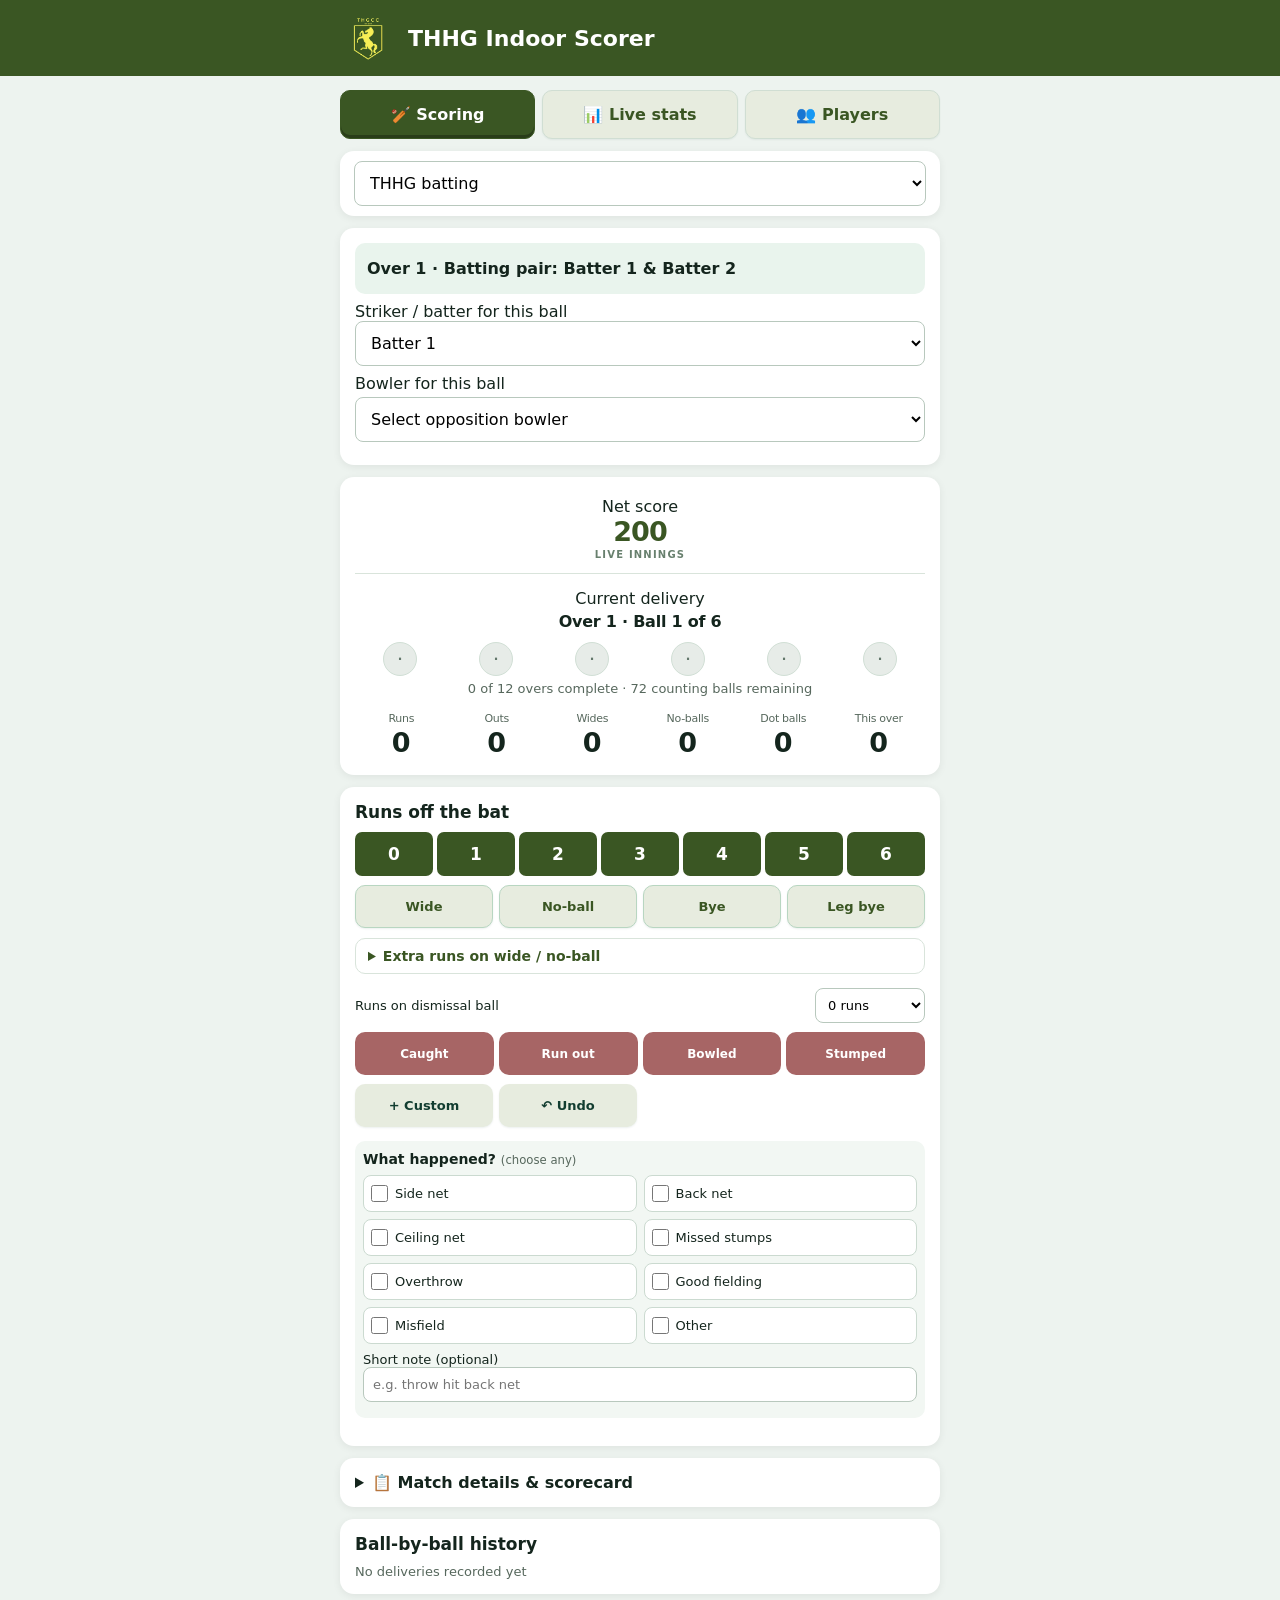
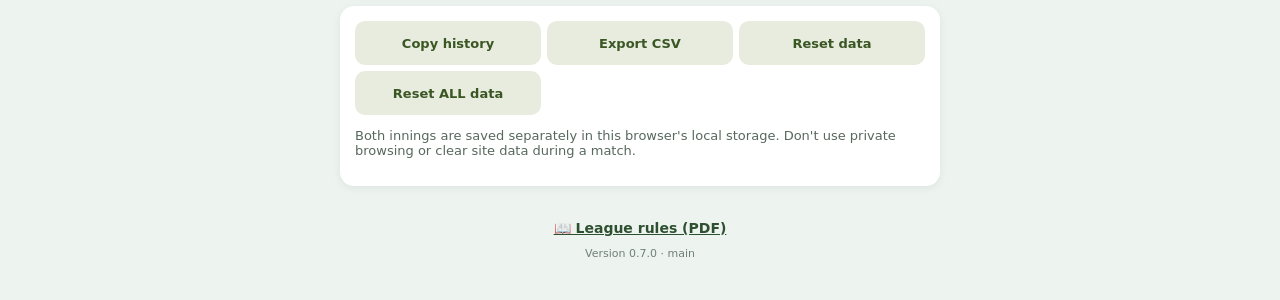
<file: index.html>
<!DOCTYPE html>
<html lang="en"><head><meta charset="utf-8"/><meta content="width=device-width,initial-scale=1,maximum-scale=1" name="viewport"/><meta content="#3a5623" name="theme-color"/><meta content="yes" name="apple-mobile-web-app-capable"/><meta content="default" name="apple-mobile-web-app-status-bar-style"/><meta content="THHG Scorer" name="apple-mobile-web-app-title"/><meta content="yes" name="mobile-web-app-capable"/><link href="./manifest.webmanifest" rel="manifest"/><link href="./icon-180.png" rel="apple-touch-icon"/><link href="./icon-192.png" rel="icon"/><title>THHG Indoor Scorer — Match Lineup</title><link href="./css/styles.css" rel="stylesheet"/></head><body><header><div class="header-inner"><img alt="THHG Cricket Club logo" class="club-logo" src="[data-uri]"/><h1>THHG Indoor Scorer</h1></div></header><main><nav aria-label="Scorer screens" class="screen-tabs"><button class="active" id="scoringTab" onclick="showScreen('scoring')">🏏 Scoring</button><button id="liveTab" onclick="showScreen('live')">📊 Live stats</button><button id="playersTab" onclick="showScreen('players')">👥 Players</button></nav><div id="playersScreen" style="display:none"><section class="card" id="orderSetup"><details id="orderDetails" open><summary style="cursor:pointer;font-weight:700">⚙️ Batting &amp; bowling order</summary><p class="muted">Set your batting pairs and bowling order before scoring. These are saved on this device.</p><h2>Six players</h2><div id="playerFields"><p class="muted">Loading player entry…</p></div><p id="appLoadError" role="alert" style="display:none;color:#9b1c1c;font-weight:700"></p><p class="muted">Enter six distinct names, then choose each player once in the batting pairs and bowling rotation.</p><div id="battingOrderFields"></div><div id="bowlingOrderFields"></div><div class="row"><button type="button" class="secondary" onclick="saveOrder()">Save order</button></div><p class="muted" id="orderStatus" role="status"></p></details></section><section class="card player-setup"><h2>Match setup</h2><p class="muted">Enter the fixture first, then add the opposition batters below.</p><label>Opposition team<input id="opponentName" placeholder="e.g. Sprotbrough" type="text"/></label><div class="player-setup-grid"><label>Match date<input id="matchDate" type="date"/></label><label>THHG playing as<select id="homeAway"><option value="home">Home</option><option value="away">Away</option></select></label></div><label>Venue<input id="matchVenue" readonly type="text" value="S20 The Boundary"/></label></section><section class="card player-setup"><h2>Opposition batting pairs</h2><p class="muted">Add six batters in batting order. Each pair bats for four overs.</p><div class="player-pair"><h3>Pair 1 <small>Overs 1–4</small></h3><div class="player-setup-grid"><label>Batter 1<input id="oppBatter1" placeholder="Name" type="text"/></label><label>Batter 2<input id="oppBatter2" placeholder="Name" type="text"/></label></div></div><div class="player-pair"><h3>Pair 2 <small>Overs 5–8</small></h3><div class="player-setup-grid"><label>Batter 3<input id="oppBatter3" placeholder="Name" type="text"/></label><label>Batter 4<input id="oppBatter4" placeholder="Name" type="text"/></label></div></div><div class="player-pair"><h3>Pair 3 <small>Overs 9–12</small></h3><div class="player-setup-grid"><label>Batter 5<input id="oppBatter5" placeholder="Name" type="text"/></label><label>Batter 6<input id="oppBatter6" placeholder="Name" type="text"/></label></div></div></section></div><div id="scoringScreen"><section class="card" style="padding:10px 14px"><select aria-label="Innings being scored" id="inningsSide" style="margin:0"><option value="THHG batting">THHG batting</option><option value="THHG bowling">THHG bowling</option></select></section><section class="card" id="lineup"><div id="lineupNow" style="background:#e9f4ed;border-radius:10px;padding:12px;font-weight:650;line-height:1.7"></div><label>Striker / batter for this ball<select id="striker"></select></label><label>Bowler for this ball<select id="bowler"></select><select id="oppositionBowler" style="display:none;margin-top:4px"></select><input autocomplete="off" id="newOppositionBowler" placeholder="New opposition bowler name" style="display:none;margin-top:4px" type="text"/></label></section><section class="card stats"><div class="stat score-primary"><span>Net score</span><b id="net">200</b><small class="scoreboard-caption">LIVE INNINGS</small></div><div class="stat delivery-stat"><span>Current delivery</span><b id="overs">Over 1 · Ball 1 of 6</b><div aria-label="Current over deliveries" class="over-balls" id="currentOverGraphic"></div><div id="finalOverIndicator" style="display:none;margin-top:7px"><span style="display:inline-block;background:#fff1c2;color:#725000;border-radius:6px;padding:3px 8px;font-weight:800;font-size:12px">FINAL OVER</span><div style="font-size:12px;margin:5px 0;color:#57685d">6 legal deliveries required</div><div id="finalOverDots" style="display:flex;gap:4px"></div></div><div id="overProgress" style="font-size:13px;color:#57685d;margin-top:5px">0 of 12 overs completed · 12 remaining</div></div><div class="stat minor-stat"><span>Runs</span><b id="runs">0</b></div><div class="stat minor-stat"><span>Outs</span><b id="wickets">0</b></div><div class="stat minor-stat"><span>Wides</span><b id="wides">0</b></div><div class="stat minor-stat"><span>No-balls</span><b id="noballs">0</b></div><div class="stat minor-stat"><span>Dot balls</span><b id="dots">0</b></div><div class="stat minor-stat"><span>This over</span><b id="thisOver">0</b></div></section><section class="card"><h2>Runs off the bat</h2><div class="buttons" id="runButtons"></div><div class="score-actions">
<div class="score-action"><button onclick="extra('wide')">Wide</button></div>
<div class="score-action"><button onclick="extra('noball')">No-ball</button></div>
<div class="score-action"><button onclick="extra('bye')">Bye</button></div>
<div class="score-action"><button onclick="extra('legbye')">Leg bye</button></div>
</div><details class="extra-options"><summary>Extra runs on wide / no-ball</summary><div class="extra-options-grid"><label>Completed runs<select id="completedRuns"><option value="0">0</option><option value="1">1 (+2)</option><option value="2">2 (+4)</option><option value="3">3 (+6)</option></select></label><label>No-ball bat runs<select id="noBallBatRuns"><option value="0">0</option><option value="1">1</option><option value="2">2</option><option value="3">3</option><option value="4">4</option><option value="5">5</option><option value="6">6</option></select></label></div><p class="muted">Only change these when batters complete runs or score off a no-ball. Both reset after scoring.</p></details><div class="dismissal-runs"><label for="wicketRuns">Runs on dismissal ball</label><select id="wicketRuns"><option value="0">0 runs</option><option value="1">1 run</option><option value="2">2 runs</option><option value="3">3 runs</option><option value="4">4 runs</option><option value="5">5 runs</option><option value="6">6 runs</option></select></div><div class="dismissal-row"><button onclick="wicket('Caught')">Caught</button><button onclick="wicket('Run out')">Run out</button><button onclick="wicket('Bowled')">Bowled</button><button onclick="wicket('Stumped')">Stumped</button></div><div class="score-actions">
<div class="score-action utility"><button onclick="custom()">+ Custom</button></div>
<div class="score-action utility"><button onclick="undo()">↶ Undo</button></div>
</div><div class="story"><div class="story-heading">What happened? <small>(choose any)</small></div><div class="story-choices"><label class="story-choice"><input name="storyChoice" type="checkbox" value="Side net"/><span>Side net</span></label><label class="story-choice"><input name="storyChoice" type="checkbox" value="Back net"/><span>Back net</span></label><label class="story-choice"><input name="storyChoice" type="checkbox" value="Ceiling net"/><span>Ceiling net</span></label><label class="story-choice"><input name="storyChoice" type="checkbox" value="Missed stumps"/><span>Missed stumps</span></label><label class="story-choice"><input name="storyChoice" type="checkbox" value="Overthrow"/><span>Overthrow</span></label><label class="story-choice"><input name="storyChoice" type="checkbox" value="Good fielding"/><span>Good fielding</span></label><label class="story-choice"><input name="storyChoice" type="checkbox" value="Misfield"/><span>Misfield</span></label><label class="story-choice"><input name="storyChoice" type="checkbox" value="Other"/><span>Other</span></label></div><label>Short note (optional)<input id="storyNote" placeholder="e.g. throw hit back net"/></label></div><p class="muted" id="notice"></p></section><details class="card"><summary style="cursor:pointer;font-weight:700">📋 Match details &amp; scorecard</summary><p class="muted">Edit match details in the Players tab.</p><h2 style="margin-top:15px">Over-by-over</h2><div class="log" id="overTable"></div><h2 style="margin-top:15px">Batters</h2><div class="log" id="batterTable"></div><h2 style="margin-top:15px">Bowlers</h2><div class="log" id="bowlerTable"></div><p class="muted">Batter runs are attributed to the selected striker. Enter opposition batter names in the Players tab, and select the correct batter before each delivery. Runs on wides, no-balls, byes and leg-byes are extras, not batter runs.</p></details><section class="card"><h2>Ball-by-ball history</h2><div class="log" id="history"></div></section><section class="card"><div class="row history-actions"><button class="secondary" onclick="copyBallHistory()">Copy history</button><button class="secondary" onclick="exportCsv()">Export CSV</button><button class="secondary" onclick="resetTestData()">Reset data</button><button class="secondary" onclick="resetAllData()">Reset ALL data</button></div><p class="muted">Both innings are saved separately in this browser's local storage. Don't use private browsing or clear site data during a match. </p></section></div><div id="liveScreen" style="display:none"><section class="card"><details><summary style="cursor:pointer;font-weight:750">🏆 Sunday 1 Nov · THHG v Sprotbrough</summary><p class="muted">Verified paper score totals, kept separate from the live match. Individual balls have not been reconstructed.</p><div class="sheet-result"><strong>THHG won by 39 net runs</strong><span>THHG (away) 282 · 97 runs · 3 wickets</span><span>Sprotbrough (home) 243 · 73 runs · 6 wickets</span><span>S20 The Boundary · 1 November 2026</span></div><div class="official-scroll"><table class="official-table"><thead><tr><th>Overs</th><th>THHG net</th><th>Sprotbrough net</th></tr></thead><tbody><tr><td>1–4</td><td>226</td><td>210</td></tr><tr><td>5–8</td><td>244</td><td>214</td></tr><tr><td>9–12</td><td>282</td><td>243</td></tr></tbody></table></div></details></section><section class="card"><h2>Live match stats</h2><div class="stat-grid" id="liveStatGrid"></div></section><section class="card"><h2>Current over</h2><div class="over-balls" id="liveOverBalls"></div></section><section class="card"><h2>Official-style scorecard</h2><p class="muted">Figures are calculated from recorded deliveries for the selected innings.</p><div id="matchResultSummary"></div><div id="officialMatchDetails"></div><div id="officialScorecard"></div><div id="officialBowlingStats"></div></section></div><div style="text-align:center;padding:20px 8px 26px"><a href="./SYW%26G%20Indoor%20Handbook%202026-27.pdf" target="_blank" rel="noopener" style="font-size:14px;font-weight:700;color:#2e5030;text-decoration:underline">📖 League rules (PDF)</a><div style="font-size:11px;color:#718075;margin-top:10px" id="appVersion">Version 0.7.0 · main</div></div></main><script>
window.addEventListener('error',function(e){var el=document.getElementById('appLoadError');if(el){el.style.display='block';el.textContent='App error: '+(e.message||'A script could not load')+' — please send a screenshot of this message.';}});
window.addEventListener('unhandledrejection',function(e){var el=document.getElementById('appLoadError');if(el){el.style.display='block';el.textContent='App error: '+String(e.reason||'Unexpected error');}});
window.addEventListener('load',function(){setTimeout(function(){if(document.querySelectorAll('[data-roster]').length!==6){var el=document.getElementById('appLoadError');if(el){el.style.display='block';el.textContent=el.textContent||'Player entry did not initialise. Please send a screenshot of this message.';}}},1000);});
</script><script src="./js/scoring.js?v=8"></script><script src="./js/players.js?v=8"></script><script src="./js/app.js?v=8"></script><script>if ("serviceWorker" in navigator && (location.protocol === "https:" || location.hostname === "localhost" || location.hostname === "127.0.0.1")) { window.addEventListener("load", () => navigator.serviceWorker.register("./service-worker.js").catch(() => {})); }</script></body></html>
</file>
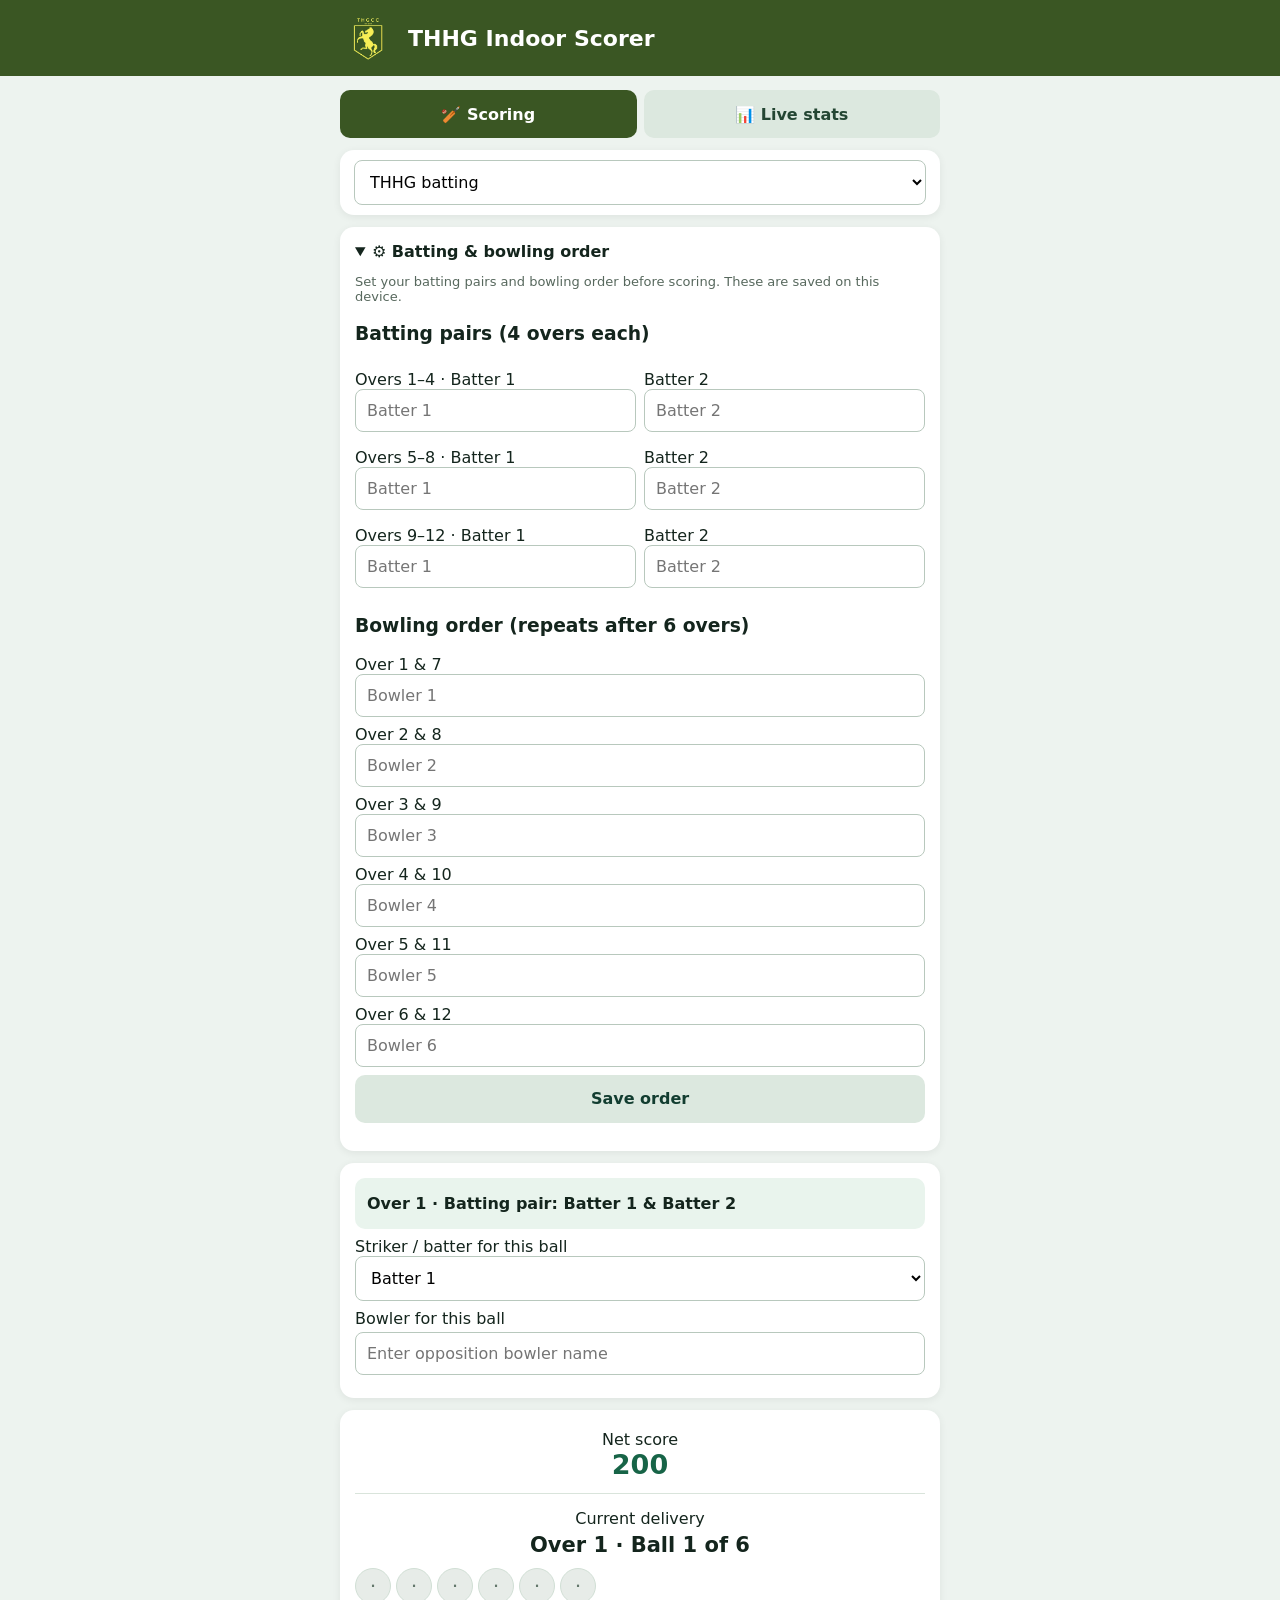
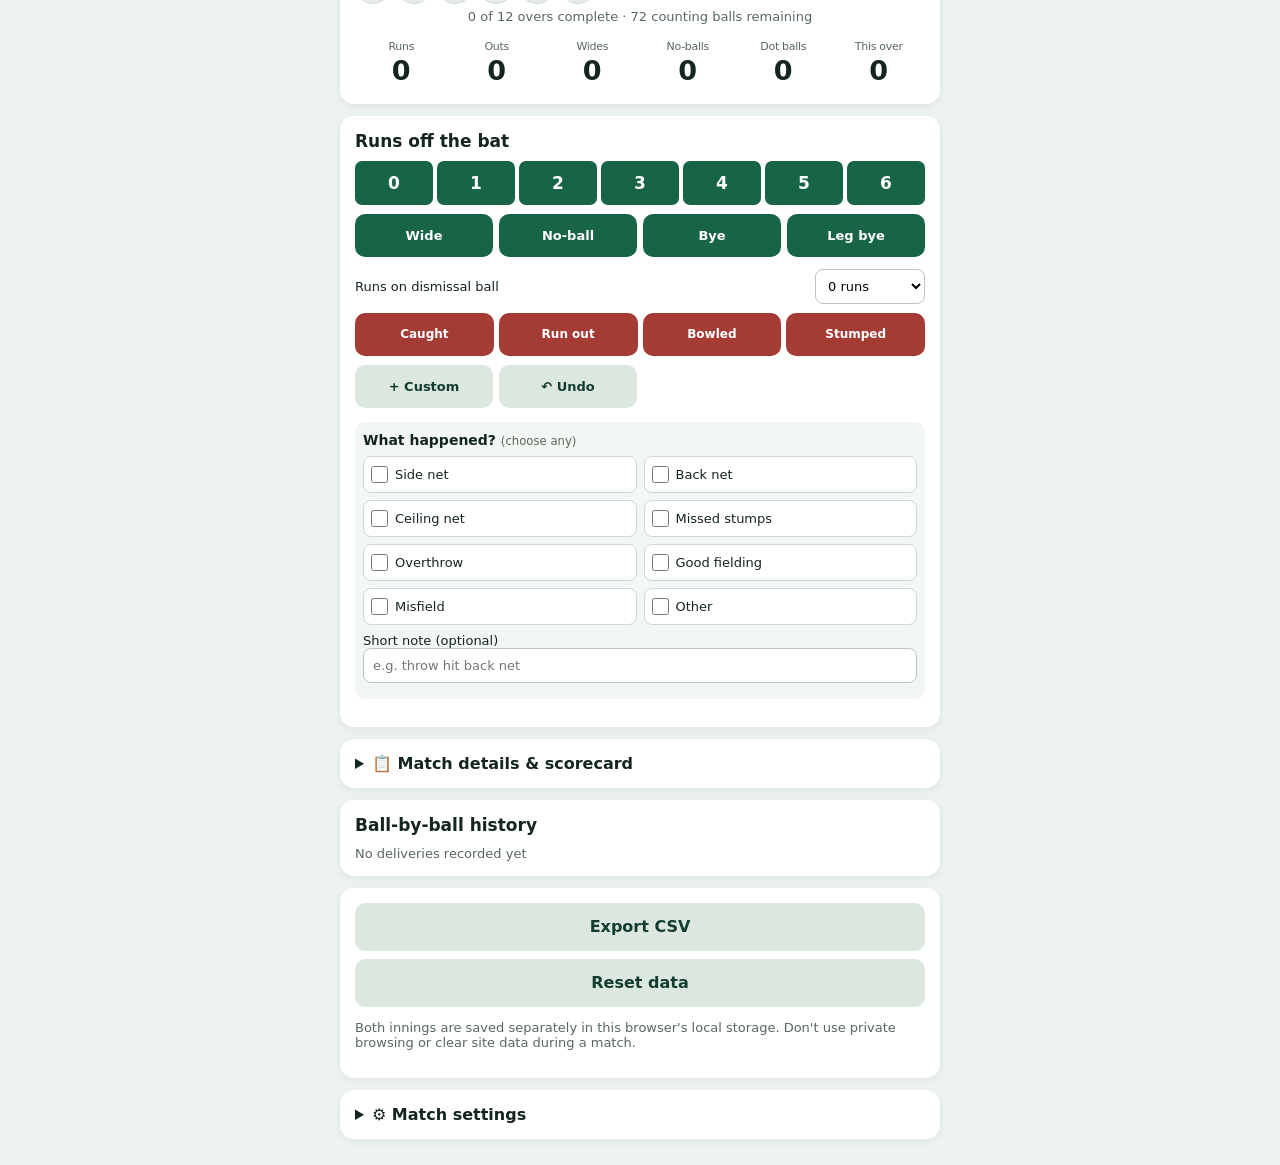
<file: previews/partnership-statistics/index.html>
<!DOCTYPE html>
<html lang="en"><head><meta charset="utf-8"/><meta content="width=device-width,initial-scale=1,maximum-scale=1" name="viewport"/><meta content="#3a5623" name="theme-color"/><meta content="yes" name="apple-mobile-web-app-capable"/><meta content="default" name="apple-mobile-web-app-status-bar-style"/><meta content="THHG Scorer" name="apple-mobile-web-app-title"/><meta content="yes" name="mobile-web-app-capable"/><link href="./manifest.webmanifest" rel="manifest"/><link href="./icon-180.png" rel="apple-touch-icon"/><link href="./icon-192.png" rel="icon"/><title>THHG Indoor Scorer — Match Lineup</title><link href="./css/styles.css" rel="stylesheet"/></head><body><header><div class="header-inner"><img alt="THHG Cricket Club logo" class="club-logo" src="[data-uri]"/><h1>THHG Indoor Scorer</h1></div></header><main><nav aria-label="Scorer screens" class="screen-tabs"><button class="active" id="scoringTab" onclick="showScreen('scoring')">🏏 Scoring</button><button id="liveTab" onclick="showScreen('live')">📊 Live stats</button></nav><div id="scoringScreen"><section class="card" style="padding:10px 14px"><select aria-label="Innings being scored" id="inningsSide" style="margin:0"><option value="THHG batting">THHG batting</option><option value="THHG bowling">THHG bowling</option></select></section><section class="card" id="orderSetup"><details id="orderDetails" open><summary style="cursor:pointer;font-weight:700">⚙️ Batting &amp; bowling order</summary><p class="muted">Set your batting pairs and bowling order before scoring. These are saved on this device.</p><div id="battingOrderFields"></div><div id="bowlingOrderFields"></div><div class="row"><button type="button" class="secondary" onclick="saveOrder()">Save order</button></div><p class="muted" id="orderStatus" role="status"></p></details></section><section class="card" id="lineup"><div id="lineupNow" style="background:#e9f4ed;border-radius:10px;padding:12px;font-weight:650;line-height:1.7"></div><label>Striker / batter for this ball<select id="striker"></select></label><label>Bowler for this ball<select id="bowler"></select><input autocomplete="off" id="oppositionBowler" placeholder="Enter opposition bowler name" style="display:none;margin-top:4px" type="text"/></label></section><section class="card stats"><div class="stat score-primary"><span>Net score</span><b id="net">200</b></div><div class="stat delivery-stat"><span>Current delivery</span><b id="overs">Over 1 · Ball 1 of 6</b><div aria-label="Current over deliveries" class="over-balls" id="currentOverGraphic"></div><div id="finalOverIndicator" style="display:none;margin-top:7px"><span style="display:inline-block;background:#fff1c2;color:#725000;border-radius:6px;padding:3px 8px;font-weight:800;font-size:12px">FINAL OVER</span><div style="font-size:12px;margin:5px 0;color:#57685d">6 legal deliveries required</div><div id="finalOverDots" style="display:flex;gap:4px"></div></div><div id="overProgress" style="font-size:13px;color:#57685d;margin-top:5px">0 of 12 overs completed · 12 remaining</div></div><div class="stat minor-stat"><span>Runs</span><b id="runs">0</b></div><div class="stat minor-stat"><span>Outs</span><b id="wickets">0</b></div><div class="stat minor-stat"><span>Wides</span><b id="wides">0</b></div><div class="stat minor-stat"><span>No-balls</span><b id="noballs">0</b></div><div class="stat minor-stat"><span>Dot balls</span><b id="dots">0</b></div><div class="stat minor-stat"><span>This over</span><b id="thisOver">0</b></div></section><section class="card"><h2>Runs off the bat</h2><div class="buttons" id="runButtons"></div><div class="score-actions">
<div class="score-action"><button onclick="extra('wide')">Wide</button></div>
<div class="score-action"><button onclick="extra('noball')">No-ball</button></div>
<div class="score-action"><button onclick="extra('bye')">Bye</button></div>
<div class="score-action"><button onclick="extra('legbye')">Leg bye</button></div>
</div><div class="dismissal-runs"><label for="wicketRuns">Runs on dismissal ball</label><select id="wicketRuns"><option value="0">0 runs</option><option value="1">1 run</option><option value="2">2 runs</option><option value="3">3 runs</option><option value="4">4 runs</option><option value="5">5 runs</option><option value="6">6 runs</option></select></div><div class="dismissal-row"><button onclick="wicket('Caught')">Caught</button><button onclick="wicket('Run out')">Run out</button><button onclick="wicket('Bowled')">Bowled</button><button onclick="wicket('Stumped')">Stumped</button></div><div class="score-actions">
<div class="score-action utility"><button onclick="custom()">+ Custom</button></div>
<div class="score-action utility"><button onclick="undo()">↶ Undo</button></div>
</div><div class="story"><div class="story-heading">What happened? <small>(choose any)</small></div><div class="story-choices"><label class="story-choice"><input name="storyChoice" type="checkbox" value="Side net"/><span>Side net</span></label><label class="story-choice"><input name="storyChoice" type="checkbox" value="Back net"/><span>Back net</span></label><label class="story-choice"><input name="storyChoice" type="checkbox" value="Ceiling net"/><span>Ceiling net</span></label><label class="story-choice"><input name="storyChoice" type="checkbox" value="Missed stumps"/><span>Missed stumps</span></label><label class="story-choice"><input name="storyChoice" type="checkbox" value="Overthrow"/><span>Overthrow</span></label><label class="story-choice"><input name="storyChoice" type="checkbox" value="Good fielding"/><span>Good fielding</span></label><label class="story-choice"><input name="storyChoice" type="checkbox" value="Misfield"/><span>Misfield</span></label><label class="story-choice"><input name="storyChoice" type="checkbox" value="Other"/><span>Other</span></label></div><label>Short note (optional)<input id="storyNote" placeholder="e.g. throw hit back net"/></label></div><p class="muted" id="notice"></p></section><details class="card"><summary style="cursor:pointer;font-weight:700">📋 Match details &amp; scorecard</summary><label>Match date<input id="matchDate" type="date"/></label><label>Opposition batter 1<input id="oppBatter1" placeholder="Opposition batter 1" type="text"/></label><label>Opposition batter 2<input id="oppBatter2" placeholder="Opposition batter 2" type="text"/></label><label>Opposition<input id="opponentName" placeholder="Opposition team" type="text"/></label><label>Venue<input id="matchVenue" readonly="" type="text" value="S20 The Boundary"/></label><h2 style="margin-top:15px">Over-by-over</h2><div class="log" id="overTable"></div><h2 style="margin-top:15px">Batters</h2><div class="log" id="batterTable"></div><h2 style="margin-top:15px">Bowlers</h2><div class="log" id="bowlerTable"></div><p class="muted">Batter runs are attributed to the selected striker. Enter opposition batter names here when known, and select the correct batter before each delivery. Runs on wides, no-balls, byes and leg-byes are extras, not batter runs.</p></details><section class="card"><h2>Ball-by-ball history</h2><div class="log" id="history"></div></section><section class="card"><div class="row"><button class="secondary" onclick="exportCsv()">Export CSV</button></div><div class="row" style="margin-top:8px"><button class="secondary" onclick="resetTestData()">Reset data</button></div><p class="muted">Both innings are saved separately in this browser's local storage. Don't use private browsing or clear site data during a match. </p></section><details class="card"><summary style="cursor:pointer;font-weight:700">⚙️ Match settings</summary><label>Batting team<input id="team" value="THHG"/></label><div class="row"><label>Starting net score<input id="start" type="number" value="200"/></label><label>Overs limit<input id="limit" type="number" value="12"/></label></div><label>Runs deducted per dismissal<input id="penalty" type="number" value="5"/></label><div class="row"><label>Wide award<input id="wideValue" type="number" value="2"/></label><label>No-ball award<input id="nbValue" type="number" value="2"/></label></div><p class="muted">Wides and no-balls count as one of the six balls in overs 1–11. In over 12, six legal deliveries are required, so wides and no-balls do not advance the ball counter. Byes and leg-byes count as balls. These 2-run defaults match the scorecards shared, but check the competition rules before changing them. For a dismissal on a scoring delivery, record the runs then tap Wicket and confirm it happened on the last ball.</p></details></div><div id="liveScreen" style="display:none"><section class="card"><h2>Live match stats</h2><div class="stat-grid" id="liveStatGrid"></div></section><section class="card"><h2>Current over</h2><div class="over-balls" id="liveOverBalls"></div></section></div></main><script src="./js/app.js"></script><script>if ("serviceWorker" in navigator && location.protocol === "https:") { window.addEventListener("load", () => navigator.serviceWorker.register("./service-worker.js").catch(() => {})); }</script></body></html>
</file>
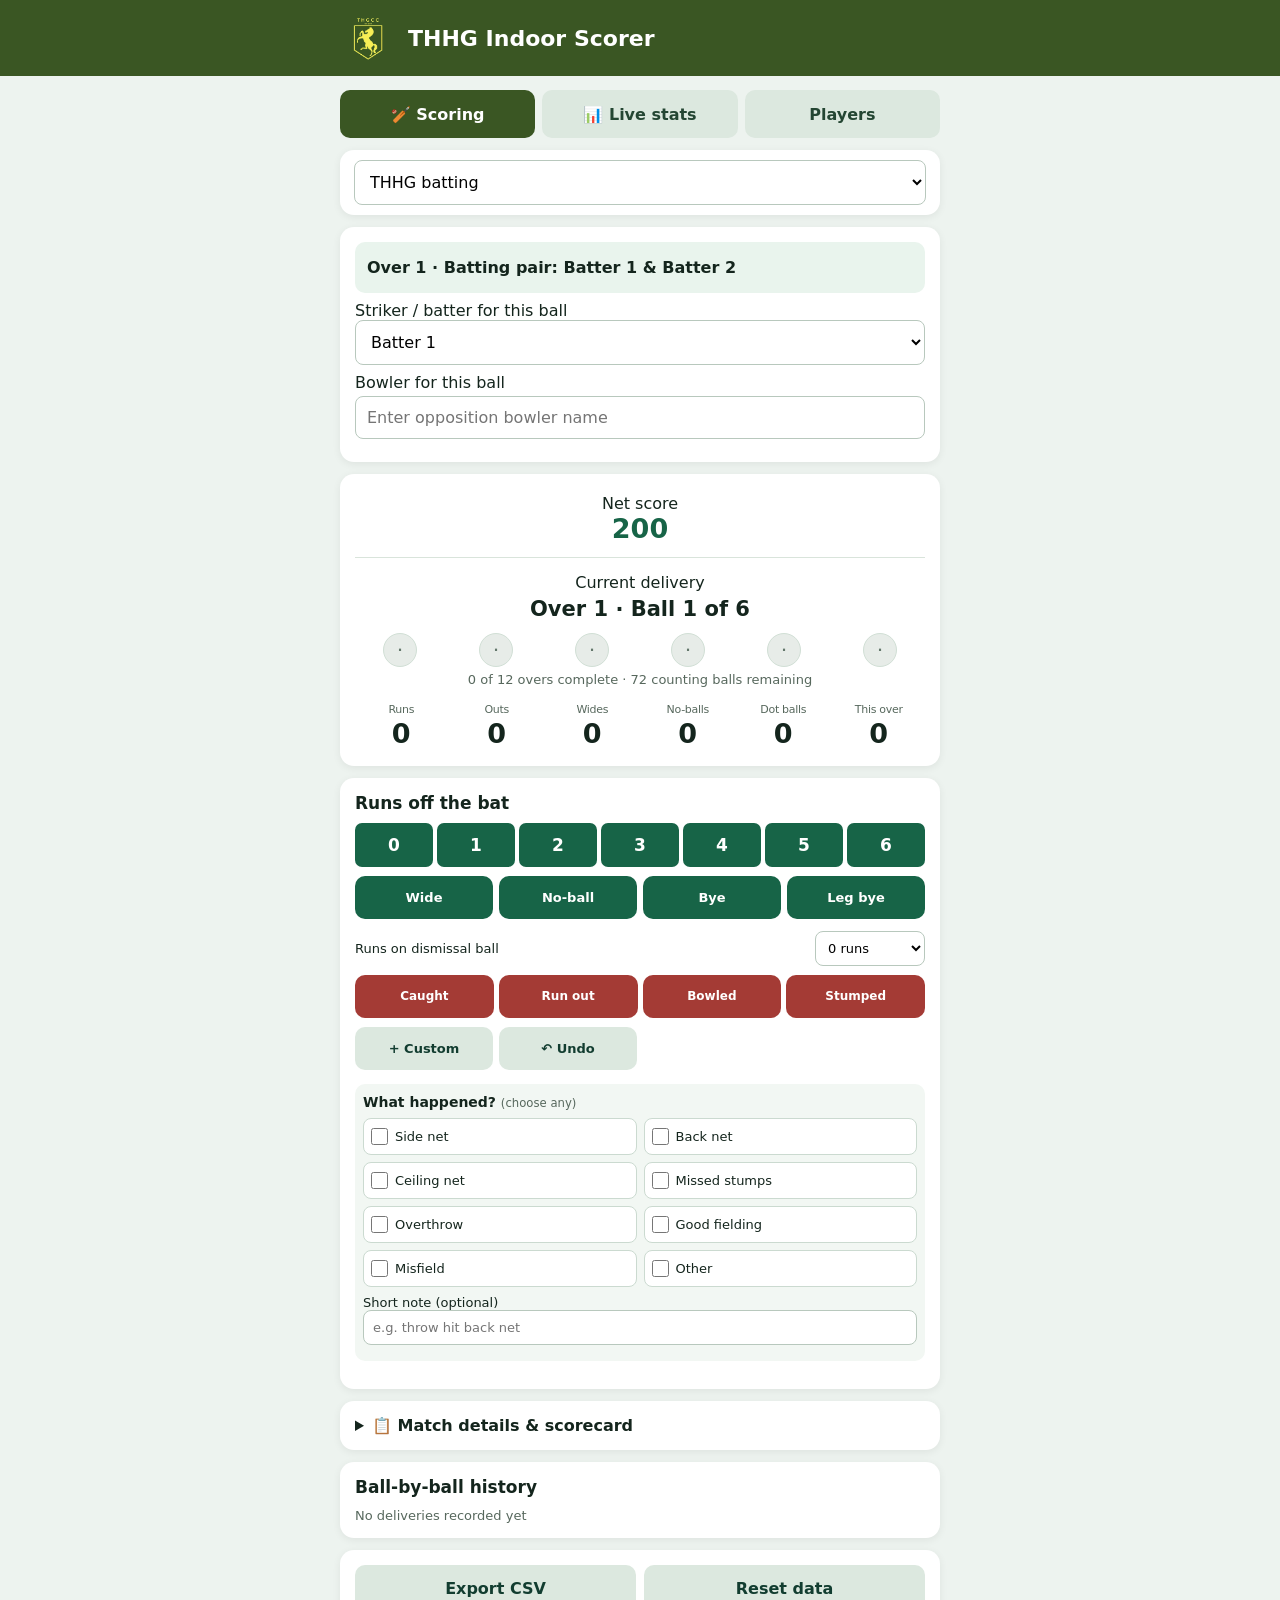
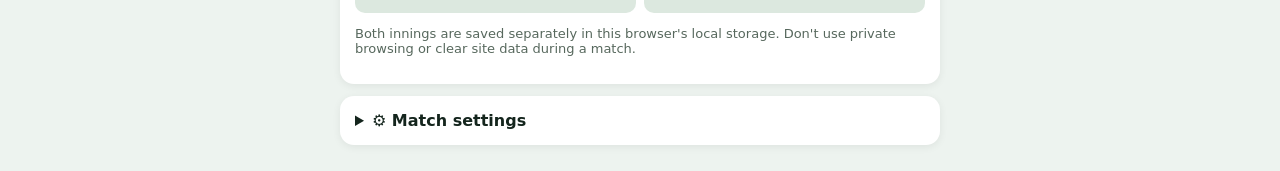
<file: previews/pr-4/index.html>
<!DOCTYPE html>
<html lang="en"><head><meta charset="utf-8"/><meta content="width=device-width,initial-scale=1,maximum-scale=1" name="viewport"/><meta content="#3a5623" name="theme-color"/><meta content="yes" name="apple-mobile-web-app-capable"/><meta content="default" name="apple-mobile-web-app-status-bar-style"/><meta content="THHG Scorer" name="apple-mobile-web-app-title"/><meta content="yes" name="mobile-web-app-capable"/><link href="./manifest.webmanifest" rel="manifest"/><link href="./icon-180.png" rel="apple-touch-icon"/><link href="./icon-192.png" rel="icon"/><title>THHG Indoor Scorer — Match Lineup</title><link href="./css/styles.css" rel="stylesheet"/></head><body><header><div class="header-inner"><img alt="THHG Cricket Club logo" class="club-logo" src="[data-uri]"/><h1>THHG Indoor Scorer</h1></div></header><main><nav aria-label="Scorer screens" class="screen-tabs"><button class="active" id="scoringTab" onclick="showScreen('scoring')">🏏 Scoring</button><button id="liveTab" onclick="showScreen('live')">📊 Live stats</button><button id="playersTab" onclick="showScreen('players')">Players</button></nav><div id="playersScreen" style="display:none"><section class="card" id="orderSetup"><details id="orderDetails" open><summary style="cursor:pointer;font-weight:700">⚙️ Batting &amp; bowling order</summary><p class="muted">Set your batting pairs and bowling order before scoring. These are saved on this device.</p><h2>Six players</h2><div id="playerFields"></div><p class="muted">Enter six distinct names, then choose each player once in the batting pairs and bowling rotation.</p><div id="battingOrderFields"></div><div id="bowlingOrderFields"></div><div class="row"><button type="button" class="secondary" onclick="saveOrder()">Save order</button></div><p class="muted" id="orderStatus" role="status"></p></details></section></div><div id="scoringScreen"><section class="card" style="padding:10px 14px"><select aria-label="Innings being scored" id="inningsSide" style="margin:0"><option value="THHG batting">THHG batting</option><option value="THHG bowling">THHG bowling</option></select></section><section class="card" id="lineup"><div id="lineupNow" style="background:#e9f4ed;border-radius:10px;padding:12px;font-weight:650;line-height:1.7"></div><label>Striker / batter for this ball<select id="striker"></select></label><label>Bowler for this ball<select id="bowler"></select><input autocomplete="off" id="oppositionBowler" placeholder="Enter opposition bowler name" style="display:none;margin-top:4px" type="text"/></label></section><section class="card stats"><div class="stat score-primary"><span>Net score</span><b id="net">200</b></div><div class="stat delivery-stat"><span>Current delivery</span><b id="overs">Over 1 · Ball 1 of 6</b><div aria-label="Current over deliveries" class="over-balls" id="currentOverGraphic"></div><div id="finalOverIndicator" style="display:none;margin-top:7px"><span style="display:inline-block;background:#fff1c2;color:#725000;border-radius:6px;padding:3px 8px;font-weight:800;font-size:12px">FINAL OVER</span><div style="font-size:12px;margin:5px 0;color:#57685d">6 legal deliveries required</div><div id="finalOverDots" style="display:flex;gap:4px"></div></div><div id="overProgress" style="font-size:13px;color:#57685d;margin-top:5px">0 of 12 overs completed · 12 remaining</div></div><div class="stat minor-stat"><span>Runs</span><b id="runs">0</b></div><div class="stat minor-stat"><span>Outs</span><b id="wickets">0</b></div><div class="stat minor-stat"><span>Wides</span><b id="wides">0</b></div><div class="stat minor-stat"><span>No-balls</span><b id="noballs">0</b></div><div class="stat minor-stat"><span>Dot balls</span><b id="dots">0</b></div><div class="stat minor-stat"><span>This over</span><b id="thisOver">0</b></div></section><section class="card"><h2>Runs off the bat</h2><div class="buttons" id="runButtons"></div><div class="score-actions">
<div class="score-action"><button onclick="extra('wide')">Wide</button></div>
<div class="score-action"><button onclick="extra('noball')">No-ball</button></div>
<div class="score-action"><button onclick="extra('bye')">Bye</button></div>
<div class="score-action"><button onclick="extra('legbye')">Leg bye</button></div>
</div><div class="dismissal-runs"><label for="wicketRuns">Runs on dismissal ball</label><select id="wicketRuns"><option value="0">0 runs</option><option value="1">1 run</option><option value="2">2 runs</option><option value="3">3 runs</option><option value="4">4 runs</option><option value="5">5 runs</option><option value="6">6 runs</option></select></div><div class="dismissal-row"><button onclick="wicket('Caught')">Caught</button><button onclick="wicket('Run out')">Run out</button><button onclick="wicket('Bowled')">Bowled</button><button onclick="wicket('Stumped')">Stumped</button></div><div class="score-actions">
<div class="score-action utility"><button onclick="custom()">+ Custom</button></div>
<div class="score-action utility"><button onclick="undo()">↶ Undo</button></div>
</div><div class="story"><div class="story-heading">What happened? <small>(choose any)</small></div><div class="story-choices"><label class="story-choice"><input name="storyChoice" type="checkbox" value="Side net"/><span>Side net</span></label><label class="story-choice"><input name="storyChoice" type="checkbox" value="Back net"/><span>Back net</span></label><label class="story-choice"><input name="storyChoice" type="checkbox" value="Ceiling net"/><span>Ceiling net</span></label><label class="story-choice"><input name="storyChoice" type="checkbox" value="Missed stumps"/><span>Missed stumps</span></label><label class="story-choice"><input name="storyChoice" type="checkbox" value="Overthrow"/><span>Overthrow</span></label><label class="story-choice"><input name="storyChoice" type="checkbox" value="Good fielding"/><span>Good fielding</span></label><label class="story-choice"><input name="storyChoice" type="checkbox" value="Misfield"/><span>Misfield</span></label><label class="story-choice"><input name="storyChoice" type="checkbox" value="Other"/><span>Other</span></label></div><label>Short note (optional)<input id="storyNote" placeholder="e.g. throw hit back net"/></label></div><p class="muted" id="notice"></p></section><details class="card"><summary style="cursor:pointer;font-weight:700">📋 Match details &amp; scorecard</summary><label>Match date<input id="matchDate" type="date"/></label><label>Opposition batter 1<input id="oppBatter1" placeholder="Opposition batter 1" type="text"/></label><label>Opposition batter 2<input id="oppBatter2" placeholder="Opposition batter 2" type="text"/></label><label>Opposition<input id="opponentName" placeholder="Opposition team" type="text"/></label><label>Venue<input id="matchVenue" readonly="" type="text" value="S20 The Boundary"/></label><h2 style="margin-top:15px">Over-by-over</h2><div class="log" id="overTable"></div><h2 style="margin-top:15px">Batters</h2><div class="log" id="batterTable"></div><h2 style="margin-top:15px">Bowlers</h2><div class="log" id="bowlerTable"></div><p class="muted">Batter runs are attributed to the selected striker. Enter opposition batter names here when known, and select the correct batter before each delivery. Runs on wides, no-balls, byes and leg-byes are extras, not batter runs.</p></details><section class="card"><h2>Ball-by-ball history</h2><div class="log" id="history"></div></section><section class="card"><div class="row"><button class="secondary" onclick="exportCsv()">Export CSV</button><button class="secondary" onclick="resetTestData()">Reset data</button></div><p class="muted">Both innings are saved separately in this browser's local storage. Don't use private browsing or clear site data during a match. </p></section><details class="card"><summary style="cursor:pointer;font-weight:700">⚙️ Match settings</summary><label>Batting team<input id="team" value="THHG"/></label><div class="row"><label>Starting net score<input id="start" type="number" value="200"/></label><label>Overs limit<input id="limit" type="number" value="12"/></label></div><label>Runs deducted per dismissal<input id="penalty" type="number" value="5"/></label><div class="row"><label>Wide award<input id="wideValue" type="number" value="2"/></label><label>No-ball award<input id="nbValue" type="number" value="2"/></label></div><p class="muted">Wides and no-balls count as one of the six balls in overs 1–11. In over 12, six legal deliveries are required, so wides and no-balls do not advance the ball counter. Byes and leg-byes count as balls. These 2-run defaults match the scorecards shared, but check the competition rules before changing them. For a dismissal on a scoring delivery, record the runs then tap Wicket and confirm it happened on the last ball.</p></details></div><div id="liveScreen" style="display:none"><section class="card"><h2>Live match stats</h2><div class="stat-grid" id="liveStatGrid"></div></section><section class="card"><h2>Current over</h2><div class="over-balls" id="liveOverBalls"></div></section></div></main><script src="./js/scoring.js"></script><script src="./js/players.js"></script><script src="./js/app.js"></script><script>if ("serviceWorker" in navigator && (location.protocol === "https:" || location.hostname === "localhost" || location.hostname === "127.0.0.1")) { window.addEventListener("load", () => navigator.serviceWorker.register("./service-worker.js").catch(() => {})); }</script></body></html>
</file>
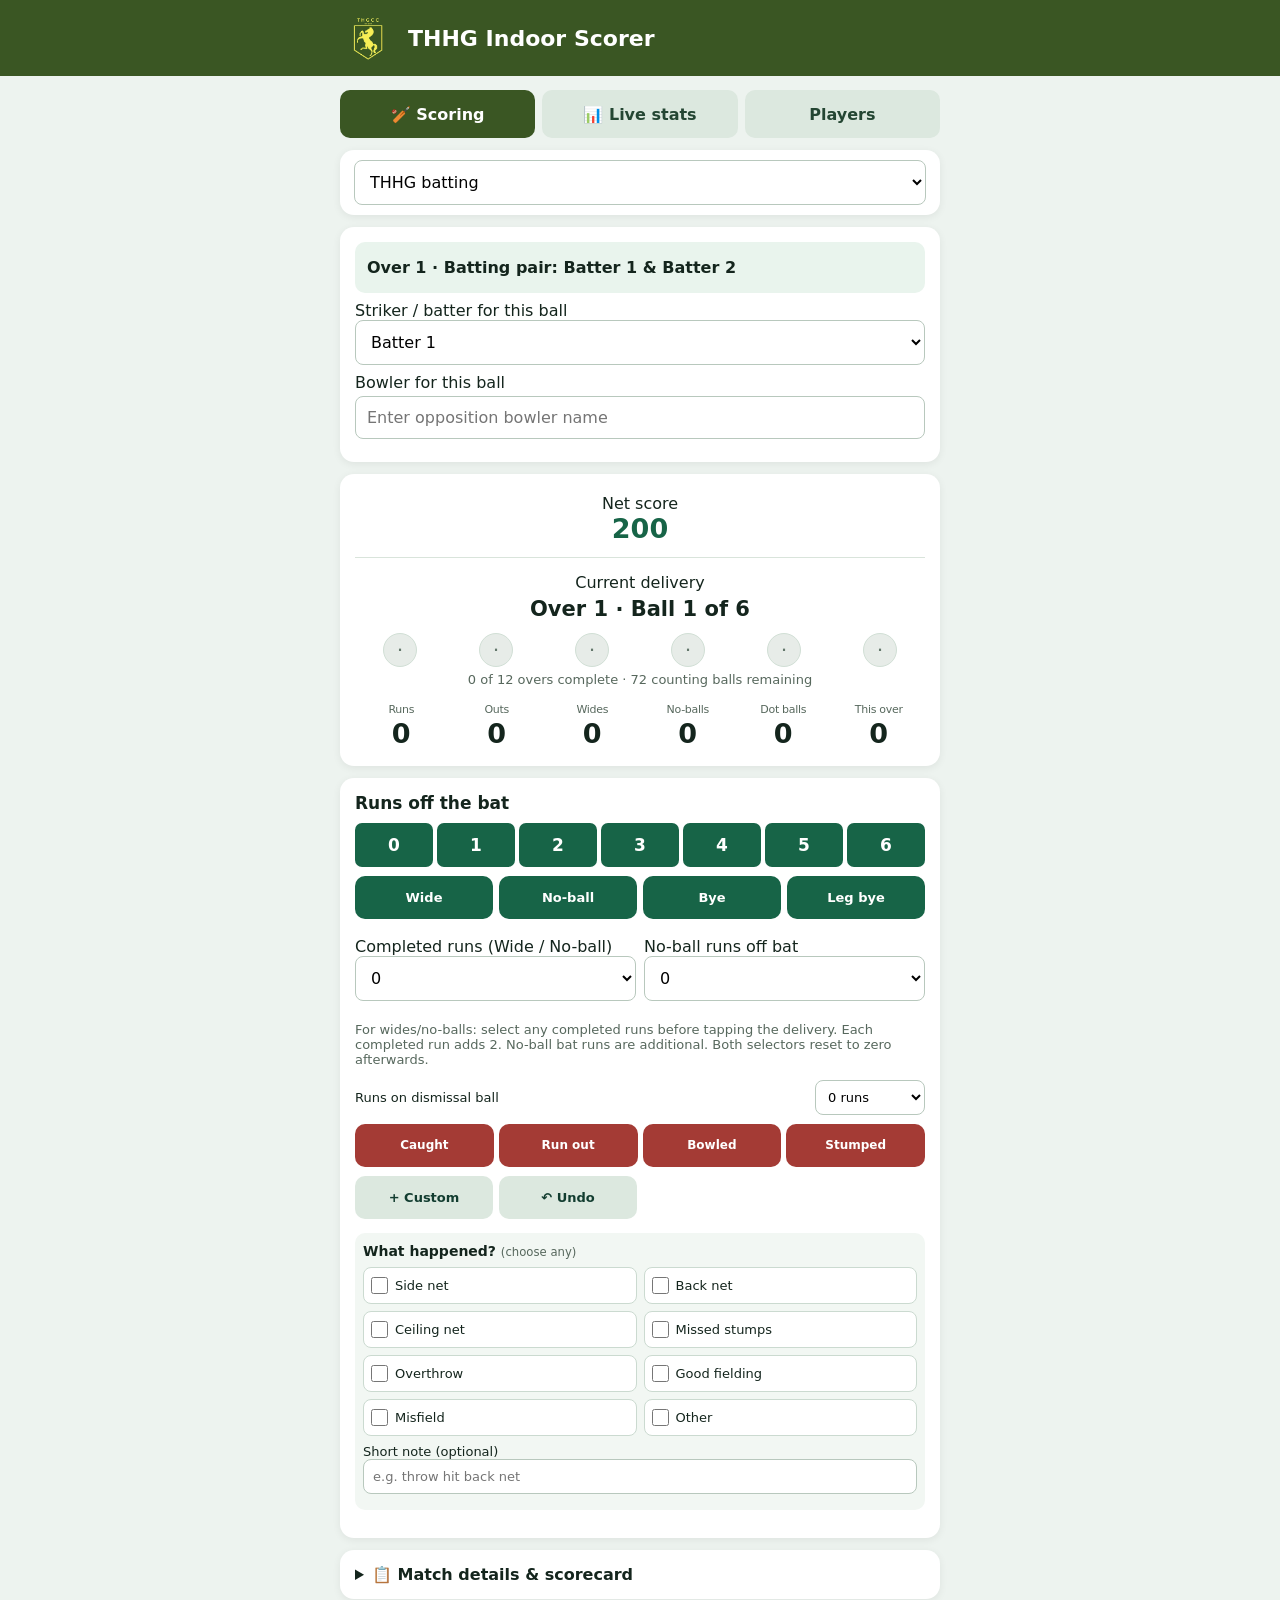
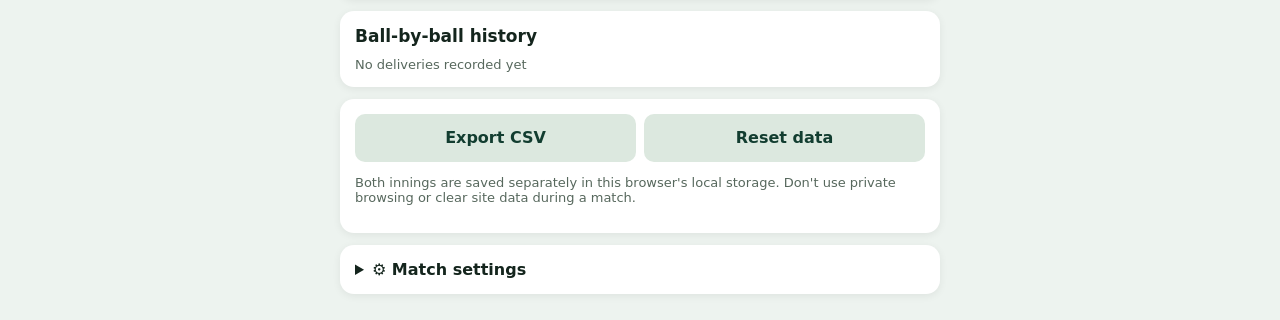
<file: previews/pr-5/index.html>
<!DOCTYPE html>
<html lang="en"><head><meta charset="utf-8"/><meta content="width=device-width,initial-scale=1,maximum-scale=1" name="viewport"/><meta content="#3a5623" name="theme-color"/><meta content="yes" name="apple-mobile-web-app-capable"/><meta content="default" name="apple-mobile-web-app-status-bar-style"/><meta content="THHG Scorer" name="apple-mobile-web-app-title"/><meta content="yes" name="mobile-web-app-capable"/><link href="./manifest.webmanifest" rel="manifest"/><link href="./icon-180.png" rel="apple-touch-icon"/><link href="./icon-192.png" rel="icon"/><title>THHG Indoor Scorer — Match Lineup</title><link href="./css/styles.css" rel="stylesheet"/></head><body><header><div class="header-inner"><img alt="THHG Cricket Club logo" class="club-logo" src="[data-uri]"/><h1>THHG Indoor Scorer</h1></div></header><main><nav aria-label="Scorer screens" class="screen-tabs"><button class="active" id="scoringTab" onclick="showScreen('scoring')">🏏 Scoring</button><button id="liveTab" onclick="showScreen('live')">📊 Live stats</button><button id="playersTab" onclick="showScreen('players')">Players</button></nav><div id="playersScreen" style="display:none"><section class="card" id="orderSetup"><details id="orderDetails" open><summary style="cursor:pointer;font-weight:700">⚙️ Batting &amp; bowling order</summary><p class="muted">Set your batting pairs and bowling order before scoring. These are saved on this device.</p><h2>Six players</h2><div id="playerFields"></div><p class="muted">Enter six distinct names, then choose each player once in the batting pairs and bowling rotation.</p><div id="battingOrderFields"></div><div id="bowlingOrderFields"></div><div class="row"><button type="button" class="secondary" onclick="saveOrder()">Save order</button></div><p class="muted" id="orderStatus" role="status"></p></details></section></div><div id="scoringScreen"><section class="card" style="padding:10px 14px"><select aria-label="Innings being scored" id="inningsSide" style="margin:0"><option value="THHG batting">THHG batting</option><option value="THHG bowling">THHG bowling</option></select></section><section class="card" id="lineup"><div id="lineupNow" style="background:#e9f4ed;border-radius:10px;padding:12px;font-weight:650;line-height:1.7"></div><label>Striker / batter for this ball<select id="striker"></select></label><label>Bowler for this ball<select id="bowler"></select><input autocomplete="off" id="oppositionBowler" placeholder="Enter opposition bowler name" style="display:none;margin-top:4px" type="text"/></label></section><section class="card stats"><div class="stat score-primary"><span>Net score</span><b id="net">200</b></div><div class="stat delivery-stat"><span>Current delivery</span><b id="overs">Over 1 · Ball 1 of 6</b><div aria-label="Current over deliveries" class="over-balls" id="currentOverGraphic"></div><div id="finalOverIndicator" style="display:none;margin-top:7px"><span style="display:inline-block;background:#fff1c2;color:#725000;border-radius:6px;padding:3px 8px;font-weight:800;font-size:12px">FINAL OVER</span><div style="font-size:12px;margin:5px 0;color:#57685d">6 legal deliveries required</div><div id="finalOverDots" style="display:flex;gap:4px"></div></div><div id="overProgress" style="font-size:13px;color:#57685d;margin-top:5px">0 of 12 overs completed · 12 remaining</div></div><div class="stat minor-stat"><span>Runs</span><b id="runs">0</b></div><div class="stat minor-stat"><span>Outs</span><b id="wickets">0</b></div><div class="stat minor-stat"><span>Wides</span><b id="wides">0</b></div><div class="stat minor-stat"><span>No-balls</span><b id="noballs">0</b></div><div class="stat minor-stat"><span>Dot balls</span><b id="dots">0</b></div><div class="stat minor-stat"><span>This over</span><b id="thisOver">0</b></div></section><section class="card"><h2>Runs off the bat</h2><div class="buttons" id="runButtons"></div><div class="score-actions">
<div class="score-action"><button onclick="extra('wide')">Wide</button></div>
<div class="score-action"><button onclick="extra('noball')">No-ball</button></div>
<div class="score-action"><button onclick="extra('bye')">Bye</button></div>
<div class="score-action"><button onclick="extra('legbye')">Leg bye</button></div>
</div><div class="row" style="margin-top:10px"><label>Completed runs (Wide / No-ball)<select id="completedRuns"><option value="0">0</option><option value="1">1 (+2)</option><option value="2">2 (+4)</option><option value="3">3 (+6)</option></select></label><label>No-ball runs off bat<select id="noBallBatRuns"><option value="0">0</option><option value="1">1</option><option value="2">2</option><option value="3">3</option><option value="4">4</option><option value="5">5</option><option value="6">6</option></select></label></div><p class="muted">For wides/no-balls: select any completed runs before tapping the delivery. Each completed run adds 2. No-ball bat runs are additional. Both selectors reset to zero afterwards.</p><div class="dismissal-runs"><label for="wicketRuns">Runs on dismissal ball</label><select id="wicketRuns"><option value="0">0 runs</option><option value="1">1 run</option><option value="2">2 runs</option><option value="3">3 runs</option><option value="4">4 runs</option><option value="5">5 runs</option><option value="6">6 runs</option></select></div><div class="dismissal-row"><button onclick="wicket('Caught')">Caught</button><button onclick="wicket('Run out')">Run out</button><button onclick="wicket('Bowled')">Bowled</button><button onclick="wicket('Stumped')">Stumped</button></div><div class="score-actions">
<div class="score-action utility"><button onclick="custom()">+ Custom</button></div>
<div class="score-action utility"><button onclick="undo()">↶ Undo</button></div>
</div><div class="story"><div class="story-heading">What happened? <small>(choose any)</small></div><div class="story-choices"><label class="story-choice"><input name="storyChoice" type="checkbox" value="Side net"/><span>Side net</span></label><label class="story-choice"><input name="storyChoice" type="checkbox" value="Back net"/><span>Back net</span></label><label class="story-choice"><input name="storyChoice" type="checkbox" value="Ceiling net"/><span>Ceiling net</span></label><label class="story-choice"><input name="storyChoice" type="checkbox" value="Missed stumps"/><span>Missed stumps</span></label><label class="story-choice"><input name="storyChoice" type="checkbox" value="Overthrow"/><span>Overthrow</span></label><label class="story-choice"><input name="storyChoice" type="checkbox" value="Good fielding"/><span>Good fielding</span></label><label class="story-choice"><input name="storyChoice" type="checkbox" value="Misfield"/><span>Misfield</span></label><label class="story-choice"><input name="storyChoice" type="checkbox" value="Other"/><span>Other</span></label></div><label>Short note (optional)<input id="storyNote" placeholder="e.g. throw hit back net"/></label></div><p class="muted" id="notice"></p></section><details class="card"><summary style="cursor:pointer;font-weight:700">📋 Match details &amp; scorecard</summary><label>Match date<input id="matchDate" type="date"/></label><label>Opposition batter 1<input id="oppBatter1" placeholder="Opposition batter 1" type="text"/></label><label>Opposition batter 2<input id="oppBatter2" placeholder="Opposition batter 2" type="text"/></label><label>Opposition<input id="opponentName" placeholder="Opposition team" type="text"/></label><label>Venue<input id="matchVenue" readonly="" type="text" value="S20 The Boundary"/></label><h2 style="margin-top:15px">Over-by-over</h2><div class="log" id="overTable"></div><h2 style="margin-top:15px">Batters</h2><div class="log" id="batterTable"></div><h2 style="margin-top:15px">Bowlers</h2><div class="log" id="bowlerTable"></div><p class="muted">Batter runs are attributed to the selected striker. Enter opposition batter names here when known, and select the correct batter before each delivery. Runs on wides, no-balls, byes and leg-byes are extras, not batter runs.</p></details><section class="card"><h2>Ball-by-ball history</h2><div class="log" id="history"></div></section><section class="card"><div class="row"><button class="secondary" onclick="exportCsv()">Export CSV</button><button class="secondary" onclick="resetTestData()">Reset data</button></div><p class="muted">Both innings are saved separately in this browser's local storage. Don't use private browsing or clear site data during a match. </p></section><details class="card"><summary style="cursor:pointer;font-weight:700">⚙️ Match settings</summary><label>Batting team<input id="team" value="THHG"/></label><div class="row"><label>Starting net score<input id="start" type="number" value="200"/></label><label>Overs limit<input id="limit" type="number" value="12"/></label></div><label>Runs deducted per dismissal<input id="penalty" type="number" value="5"/></label><div class="row"><label>Wide award<input id="wideValue" type="number" value="2"/></label><label>No-ball award<input id="nbValue" type="number" value="2"/></label></div><p class="muted">Wides and no-balls count as one of the six balls in overs 1–11. In over 12, six legal deliveries are required, so wides and no-balls do not advance the ball counter. Byes and leg-byes count as balls. These 2-run defaults match the scorecards shared, but check the competition rules before changing them. For a dismissal on a scoring delivery, record the runs then tap Wicket and confirm it happened on the last ball.</p></details></div><div id="liveScreen" style="display:none"><section class="card"><h2>Live match stats</h2><div class="stat-grid" id="liveStatGrid"></div></section><section class="card"><h2>Current over</h2><div class="over-balls" id="liveOverBalls"></div></section></div></main><script src="./js/scoring.js"></script><script src="./js/players.js"></script><script src="./js/app.js"></script><script>if ("serviceWorker" in navigator && (location.protocol === "https:" || location.hostname === "localhost" || location.hostname === "127.0.0.1")) { window.addEventListener("load", () => navigator.serviceWorker.register("./service-worker.js").catch(() => {})); }</script></body></html>
</file>
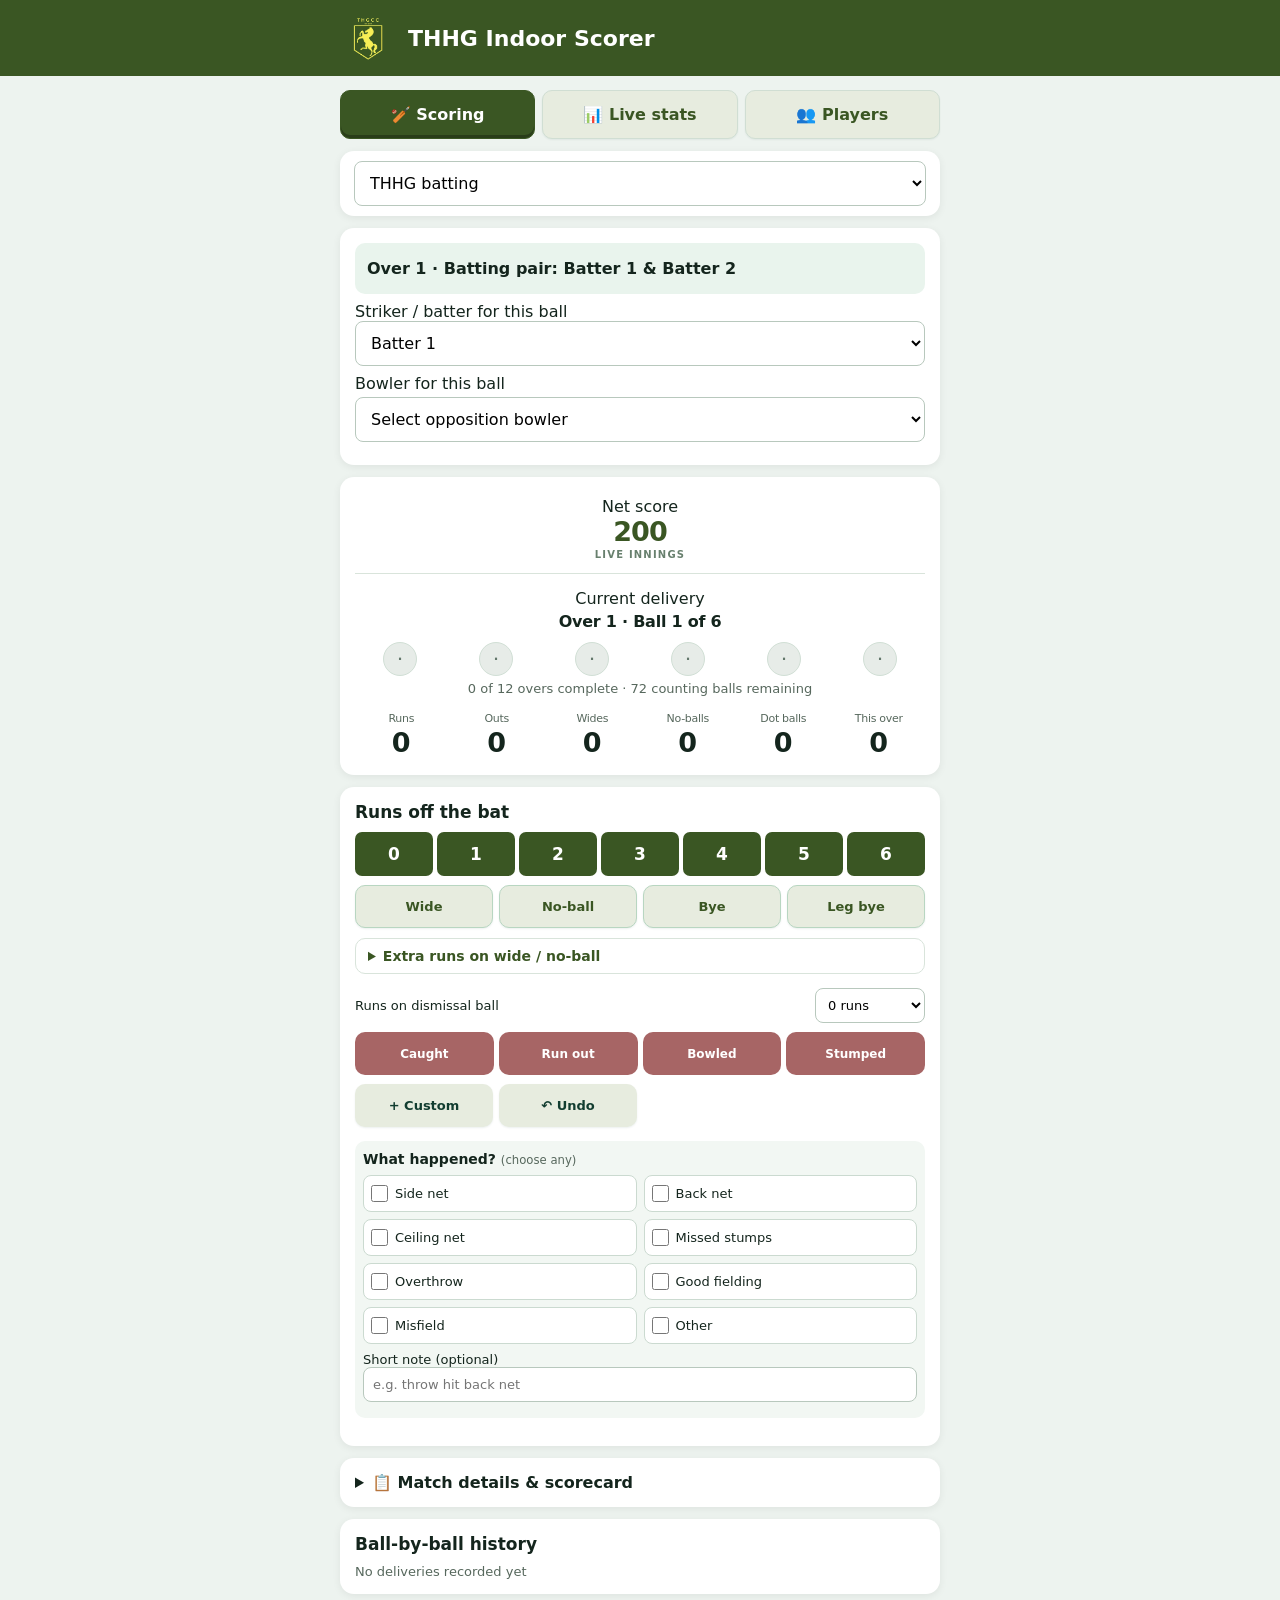
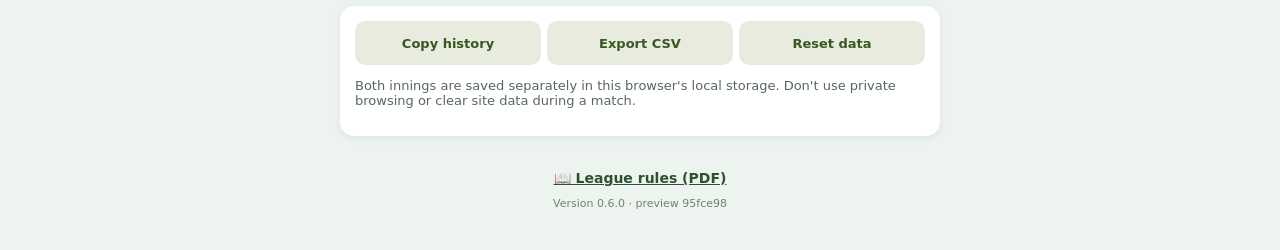
<file: previews/pr-6/index.html>
<!DOCTYPE html>
<html lang="en"><head><meta charset="utf-8"/><meta content="width=device-width,initial-scale=1,maximum-scale=1" name="viewport"/><meta content="#3a5623" name="theme-color"/><meta content="yes" name="apple-mobile-web-app-capable"/><meta content="default" name="apple-mobile-web-app-status-bar-style"/><meta content="THHG Scorer" name="apple-mobile-web-app-title"/><meta content="yes" name="mobile-web-app-capable"/><link href="./manifest.webmanifest" rel="manifest"/><link href="./icon-180.png" rel="apple-touch-icon"/><link href="./icon-192.png" rel="icon"/><title>THHG Indoor Scorer — Match Lineup</title><link href="./css/styles.css?v=95fce98" rel="stylesheet"/></head><body><header><div class="header-inner"><img alt="THHG Cricket Club logo" class="club-logo" src="[data-uri]"/><h1>THHG Indoor Scorer</h1></div></header><main><nav aria-label="Scorer screens" class="screen-tabs"><button class="active" id="scoringTab" onclick="showScreen('scoring')">🏏 Scoring</button><button id="liveTab" onclick="showScreen('live')">📊 Live stats</button><button id="playersTab" onclick="showScreen('players')">👥 Players</button></nav><div id="playersScreen" style="display:none"><section class="card" id="orderSetup"><details id="orderDetails" open><summary style="cursor:pointer;font-weight:700">⚙️ Batting &amp; bowling order</summary><p class="muted">Set your batting pairs and bowling order before scoring. These are saved on this device.</p><h2>Six players</h2><div id="playerFields"><p class="muted">Loading player entry…</p></div><p id="appLoadError" role="alert" style="display:none;color:#9b1c1c;font-weight:700"></p><p class="muted">Enter six distinct names, then choose each player once in the batting pairs and bowling rotation.</p><div id="battingOrderFields"></div><div id="bowlingOrderFields"></div><div class="row"><button type="button" class="secondary" onclick="saveOrder()">Save order</button></div><p class="muted" id="orderStatus" role="status"></p></details></section><section class="card player-setup"><h2>Match setup</h2><p class="muted">Enter the fixture first, then add the opposition batters below.</p><label>Opposition team<input id="opponentName" placeholder="e.g. Sprotbrough" type="text"/></label><div class="player-setup-grid"><label>Match date<input id="matchDate" type="date"/></label><label>THHG playing as<select id="homeAway"><option value="home">Home</option><option value="away">Away</option></select></label></div><label>Venue<input id="matchVenue" readonly type="text" value="S20 The Boundary"/></label></section><section class="card player-setup"><h2>Opposition batting pairs</h2><p class="muted">Add six batters in batting order. Each pair bats for four overs.</p><div class="player-pair"><h3>Pair 1 <small>Overs 1–4</small></h3><div class="player-setup-grid"><label>Batter 1<input id="oppBatter1" placeholder="Name" type="text"/></label><label>Batter 2<input id="oppBatter2" placeholder="Name" type="text"/></label></div></div><div class="player-pair"><h3>Pair 2 <small>Overs 5–8</small></h3><div class="player-setup-grid"><label>Batter 3<input id="oppBatter3" placeholder="Name" type="text"/></label><label>Batter 4<input id="oppBatter4" placeholder="Name" type="text"/></label></div></div><div class="player-pair"><h3>Pair 3 <small>Overs 9–12</small></h3><div class="player-setup-grid"><label>Batter 5<input id="oppBatter5" placeholder="Name" type="text"/></label><label>Batter 6<input id="oppBatter6" placeholder="Name" type="text"/></label></div></div></section></div><div id="scoringScreen"><section class="card" style="padding:10px 14px"><select aria-label="Innings being scored" id="inningsSide" style="margin:0"><option value="THHG batting">THHG batting</option><option value="THHG bowling">THHG bowling</option></select></section><section class="card" id="lineup"><div id="lineupNow" style="background:#e9f4ed;border-radius:10px;padding:12px;font-weight:650;line-height:1.7"></div><label>Striker / batter for this ball<select id="striker"></select></label><label>Bowler for this ball<select id="bowler"></select><select id="oppositionBowler" style="display:none;margin-top:4px"></select><input autocomplete="off" id="newOppositionBowler" placeholder="New opposition bowler name" style="display:none;margin-top:4px" type="text"/></label></section><section class="card stats"><div class="stat score-primary"><span>Net score</span><b id="net">200</b><small class="scoreboard-caption">LIVE INNINGS</small></div><div class="stat delivery-stat"><span>Current delivery</span><b id="overs">Over 1 · Ball 1 of 6</b><div aria-label="Current over deliveries" class="over-balls" id="currentOverGraphic"></div><div id="finalOverIndicator" style="display:none;margin-top:7px"><span style="display:inline-block;background:#fff1c2;color:#725000;border-radius:6px;padding:3px 8px;font-weight:800;font-size:12px">FINAL OVER</span><div style="font-size:12px;margin:5px 0;color:#57685d">6 legal deliveries required</div><div id="finalOverDots" style="display:flex;gap:4px"></div></div><div id="overProgress" style="font-size:13px;color:#57685d;margin-top:5px">0 of 12 overs completed · 12 remaining</div></div><div class="stat minor-stat"><span>Runs</span><b id="runs">0</b></div><div class="stat minor-stat"><span>Outs</span><b id="wickets">0</b></div><div class="stat minor-stat"><span>Wides</span><b id="wides">0</b></div><div class="stat minor-stat"><span>No-balls</span><b id="noballs">0</b></div><div class="stat minor-stat"><span>Dot balls</span><b id="dots">0</b></div><div class="stat minor-stat"><span>This over</span><b id="thisOver">0</b></div></section><section class="card"><h2>Runs off the bat</h2><div class="buttons" id="runButtons"></div><div class="score-actions">
<div class="score-action"><button onclick="extra('wide')">Wide</button></div>
<div class="score-action"><button onclick="extra('noball')">No-ball</button></div>
<div class="score-action"><button onclick="extra('bye')">Bye</button></div>
<div class="score-action"><button onclick="extra('legbye')">Leg bye</button></div>
</div><details class="extra-options"><summary>Extra runs on wide / no-ball</summary><div class="extra-options-grid"><label>Completed runs<select id="completedRuns"><option value="0">0</option><option value="1">1 (+2)</option><option value="2">2 (+4)</option><option value="3">3 (+6)</option></select></label><label>No-ball bat runs<select id="noBallBatRuns"><option value="0">0</option><option value="1">1</option><option value="2">2</option><option value="3">3</option><option value="4">4</option><option value="5">5</option><option value="6">6</option></select></label></div><p class="muted">Only change these when batters complete runs or score off a no-ball. Both reset after scoring.</p></details><div class="dismissal-runs"><label for="wicketRuns">Runs on dismissal ball</label><select id="wicketRuns"><option value="0">0 runs</option><option value="1">1 run</option><option value="2">2 runs</option><option value="3">3 runs</option><option value="4">4 runs</option><option value="5">5 runs</option><option value="6">6 runs</option></select></div><div class="dismissal-row"><button onclick="wicket('Caught')">Caught</button><button onclick="wicket('Run out')">Run out</button><button onclick="wicket('Bowled')">Bowled</button><button onclick="wicket('Stumped')">Stumped</button></div><div class="score-actions">
<div class="score-action utility"><button onclick="custom()">+ Custom</button></div>
<div class="score-action utility"><button onclick="undo()">↶ Undo</button></div>
</div><div class="story"><div class="story-heading">What happened? <small>(choose any)</small></div><div class="story-choices"><label class="story-choice"><input name="storyChoice" type="checkbox" value="Side net"/><span>Side net</span></label><label class="story-choice"><input name="storyChoice" type="checkbox" value="Back net"/><span>Back net</span></label><label class="story-choice"><input name="storyChoice" type="checkbox" value="Ceiling net"/><span>Ceiling net</span></label><label class="story-choice"><input name="storyChoice" type="checkbox" value="Missed stumps"/><span>Missed stumps</span></label><label class="story-choice"><input name="storyChoice" type="checkbox" value="Overthrow"/><span>Overthrow</span></label><label class="story-choice"><input name="storyChoice" type="checkbox" value="Good fielding"/><span>Good fielding</span></label><label class="story-choice"><input name="storyChoice" type="checkbox" value="Misfield"/><span>Misfield</span></label><label class="story-choice"><input name="storyChoice" type="checkbox" value="Other"/><span>Other</span></label></div><label>Short note (optional)<input id="storyNote" placeholder="e.g. throw hit back net"/></label></div><p class="muted" id="notice"></p></section><details class="card"><summary style="cursor:pointer;font-weight:700">📋 Match details &amp; scorecard</summary><p class="muted">Edit match details in the Players tab.</p><h2 style="margin-top:15px">Over-by-over</h2><div class="log" id="overTable"></div><h2 style="margin-top:15px">Batters</h2><div class="log" id="batterTable"></div><h2 style="margin-top:15px">Bowlers</h2><div class="log" id="bowlerTable"></div><p class="muted">Batter runs are attributed to the selected striker. Enter opposition batter names in the Players tab, and select the correct batter before each delivery. Runs on wides, no-balls, byes and leg-byes are extras, not batter runs.</p></details><section class="card"><h2>Ball-by-ball history</h2><div class="log" id="history"></div></section><section class="card"><div class="row history-actions"><button class="secondary" onclick="copyBallHistory()">Copy history</button><button class="secondary" onclick="exportCsv()">Export CSV</button><button class="secondary" onclick="resetTestData()">Reset data</button></div><p class="muted">Both innings are saved separately in this browser's local storage. Don't use private browsing or clear site data during a match. </p></section></div><div id="liveScreen" style="display:none"><section class="card"><details><summary style="cursor:pointer;font-weight:750">🏆 Sunday 1 Nov · THHG v Sprotbrough</summary><p class="muted">Verified paper score totals, kept separate from the live match. Individual balls have not been reconstructed.</p><div class="sheet-result"><strong>THHG won by 39 net runs</strong><span>THHG (away) 282 · 97 runs · 3 wickets</span><span>Sprotbrough (home) 243 · 73 runs · 6 wickets</span><span>S20 The Boundary · 1 November 2026</span></div><div class="official-scroll"><table class="official-table"><thead><tr><th>Overs</th><th>THHG net</th><th>Sprotbrough net</th></tr></thead><tbody><tr><td>1–4</td><td>226</td><td>210</td></tr><tr><td>5–8</td><td>244</td><td>214</td></tr><tr><td>9–12</td><td>282</td><td>243</td></tr></tbody></table></div></details></section><section class="card"><h2>Live match stats</h2><div class="stat-grid" id="liveStatGrid"></div></section><section class="card"><h2>Current over</h2><div class="over-balls" id="liveOverBalls"></div></section><section class="card"><h2>Official-style scorecard</h2><p class="muted">Figures are calculated from recorded deliveries for the selected innings.</p><div id="matchResultSummary"></div><div id="officialMatchDetails"></div><div id="officialScorecard"></div><div id="officialBowlingStats"></div></section></div><div style="text-align:center;padding:20px 8px 26px"><a href="./SYW%26G%20Indoor%20Handbook%202026-27.pdf" target="_blank" rel="noopener" style="font-size:14px;font-weight:700;color:#2e5030;text-decoration:underline">📖 League rules (PDF)</a><div style="font-size:11px;color:#718075;margin-top:10px" id="appVersion">Version 0.6.0 · preview 95fce98</div></div></main><script>
window.addEventListener('error',function(e){var el=document.getElementById('appLoadError');if(el){el.style.display='block';el.textContent='App error: '+(e.message||'A script could not load')+' — please send a screenshot of this message.';}});
window.addEventListener('unhandledrejection',function(e){var el=document.getElementById('appLoadError');if(el){el.style.display='block';el.textContent='App error: '+String(e.reason||'Unexpected error');}});
window.addEventListener('load',function(){setTimeout(function(){if(document.querySelectorAll('[data-roster]').length!==6){var el=document.getElementById('appLoadError');if(el){el.style.display='block';el.textContent=el.textContent||'Player entry did not initialise. Please send a screenshot of this message.';}}},1000);});
</script><script src="./js/scoring.js?v=95fce98"></script><script src="./js/players.js?v=95fce98"></script><script src="./js/app.js?v=95fce98"></script></body></html>
</file>
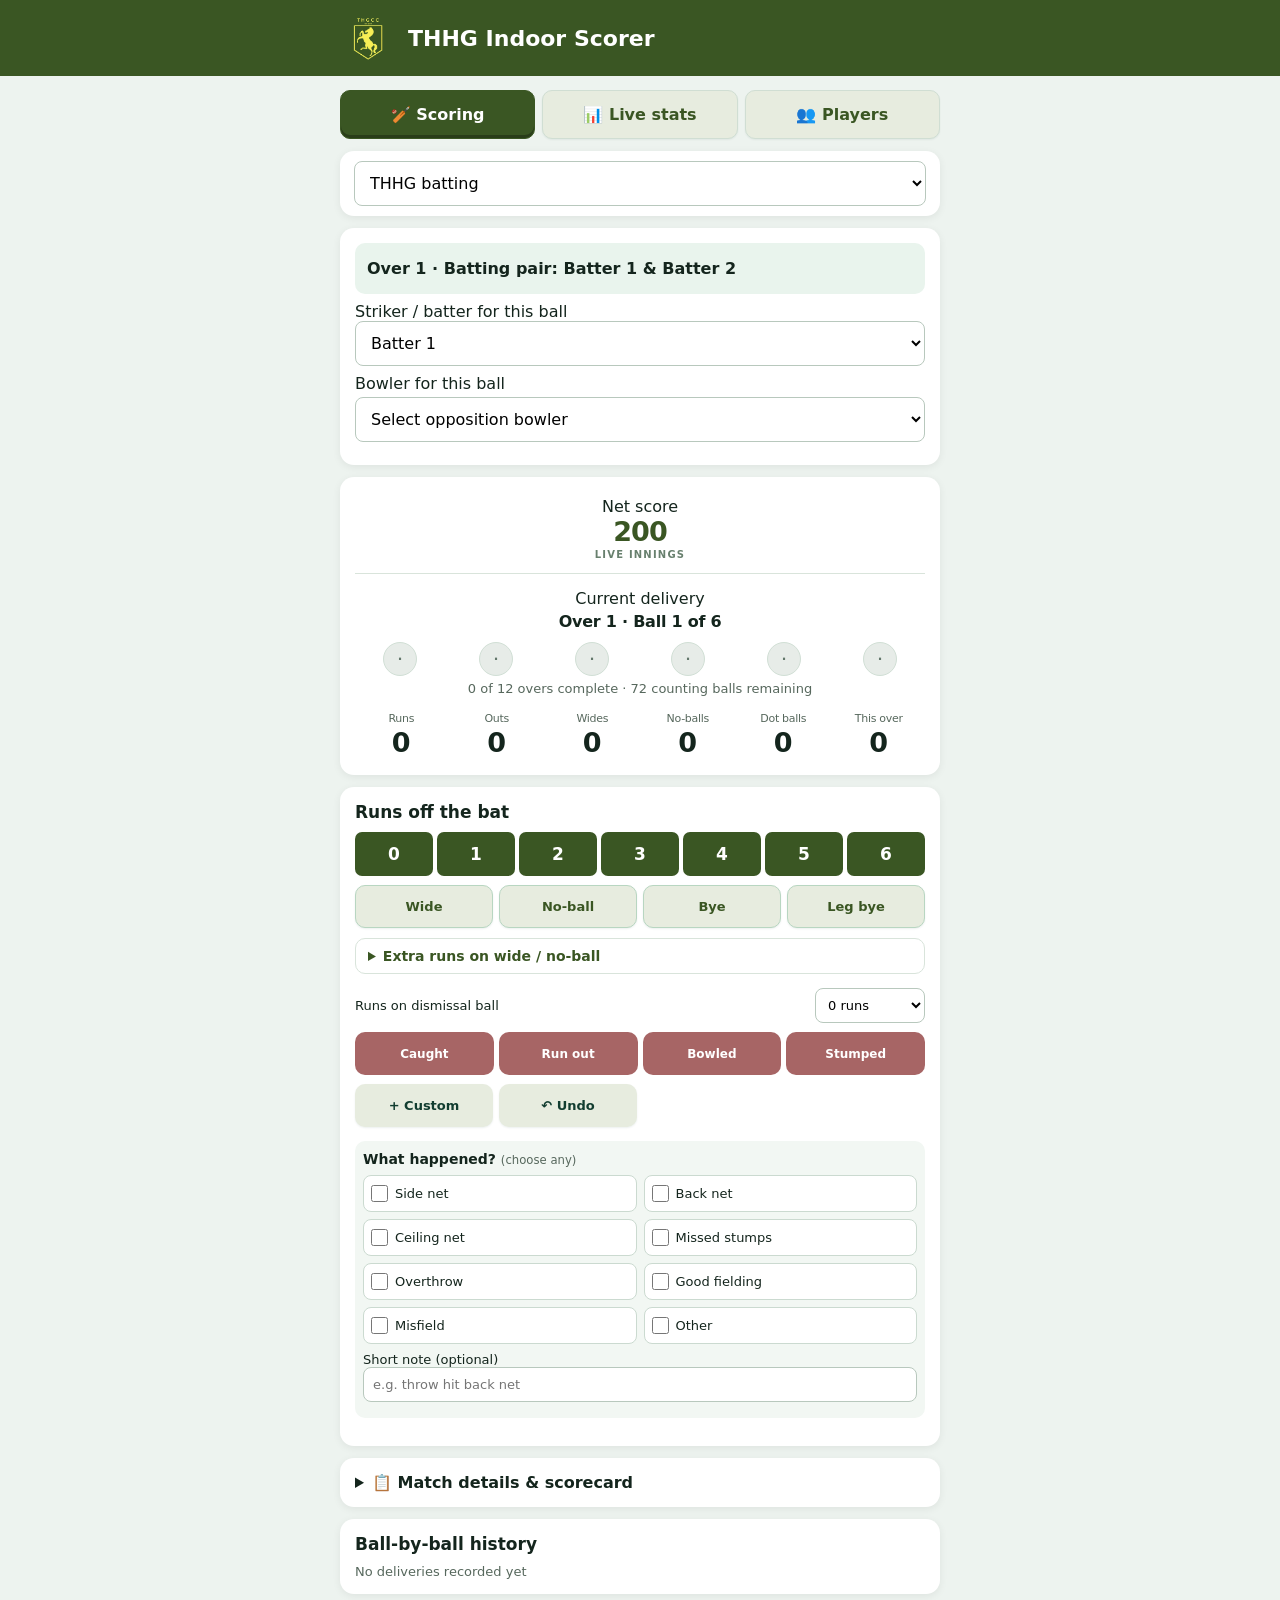
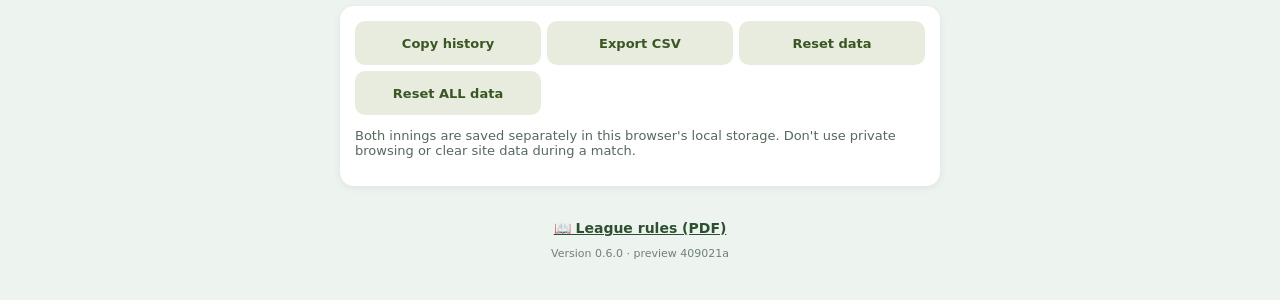
<file: previews/pr-7/index.html>
<!DOCTYPE html>
<html lang="en"><head><meta charset="utf-8"/><meta content="width=device-width,initial-scale=1,maximum-scale=1" name="viewport"/><meta content="#3a5623" name="theme-color"/><meta content="yes" name="apple-mobile-web-app-capable"/><meta content="default" name="apple-mobile-web-app-status-bar-style"/><meta content="THHG Scorer" name="apple-mobile-web-app-title"/><meta content="yes" name="mobile-web-app-capable"/><link href="./manifest.webmanifest" rel="manifest"/><link href="./icon-180.png" rel="apple-touch-icon"/><link href="./icon-192.png" rel="icon"/><title>THHG Indoor Scorer — Match Lineup</title><link href="./css/styles.css?v=409021a" rel="stylesheet"/></head><body><header><div class="header-inner"><img alt="THHG Cricket Club logo" class="club-logo" src="[data-uri]"/><h1>THHG Indoor Scorer</h1></div></header><main><nav aria-label="Scorer screens" class="screen-tabs"><button class="active" id="scoringTab" onclick="showScreen('scoring')">🏏 Scoring</button><button id="liveTab" onclick="showScreen('live')">📊 Live stats</button><button id="playersTab" onclick="showScreen('players')">👥 Players</button></nav><div id="playersScreen" style="display:none"><section class="card" id="orderSetup"><details id="orderDetails" open><summary style="cursor:pointer;font-weight:700">⚙️ Batting &amp; bowling order</summary><p class="muted">Set your batting pairs and bowling order before scoring. These are saved on this device.</p><h2>Six players</h2><div id="playerFields"><p class="muted">Loading player entry…</p></div><p id="appLoadError" role="alert" style="display:none;color:#9b1c1c;font-weight:700"></p><p class="muted">Enter six distinct names, then choose each player once in the batting pairs and bowling rotation.</p><div id="battingOrderFields"></div><div id="bowlingOrderFields"></div><div class="row"><button type="button" class="secondary" onclick="saveOrder()">Save order</button></div><p class="muted" id="orderStatus" role="status"></p></details></section><section class="card player-setup"><h2>Match setup</h2><p class="muted">Enter the fixture first, then add the opposition batters below.</p><label>Opposition team<input id="opponentName" placeholder="e.g. Sprotbrough" type="text"/></label><div class="player-setup-grid"><label>Match date<input id="matchDate" type="date"/></label><label>THHG playing as<select id="homeAway"><option value="home">Home</option><option value="away">Away</option></select></label></div><label>Venue<input id="matchVenue" readonly type="text" value="S20 The Boundary"/></label></section><section class="card player-setup"><h2>Opposition batting pairs</h2><p class="muted">Add six batters in batting order. Each pair bats for four overs.</p><div class="player-pair"><h3>Pair 1 <small>Overs 1–4</small></h3><div class="player-setup-grid"><label>Batter 1<input id="oppBatter1" placeholder="Name" type="text"/></label><label>Batter 2<input id="oppBatter2" placeholder="Name" type="text"/></label></div></div><div class="player-pair"><h3>Pair 2 <small>Overs 5–8</small></h3><div class="player-setup-grid"><label>Batter 3<input id="oppBatter3" placeholder="Name" type="text"/></label><label>Batter 4<input id="oppBatter4" placeholder="Name" type="text"/></label></div></div><div class="player-pair"><h3>Pair 3 <small>Overs 9–12</small></h3><div class="player-setup-grid"><label>Batter 5<input id="oppBatter5" placeholder="Name" type="text"/></label><label>Batter 6<input id="oppBatter6" placeholder="Name" type="text"/></label></div></div></section></div><div id="scoringScreen"><section class="card" style="padding:10px 14px"><select aria-label="Innings being scored" id="inningsSide" style="margin:0"><option value="THHG batting">THHG batting</option><option value="THHG bowling">THHG bowling</option></select></section><section class="card" id="lineup"><div id="lineupNow" style="background:#e9f4ed;border-radius:10px;padding:12px;font-weight:650;line-height:1.7"></div><label>Striker / batter for this ball<select id="striker"></select></label><label>Bowler for this ball<select id="bowler"></select><select id="oppositionBowler" style="display:none;margin-top:4px"></select><input autocomplete="off" id="newOppositionBowler" placeholder="New opposition bowler name" style="display:none;margin-top:4px" type="text"/></label></section><section class="card stats"><div class="stat score-primary"><span>Net score</span><b id="net">200</b><small class="scoreboard-caption">LIVE INNINGS</small></div><div class="stat delivery-stat"><span>Current delivery</span><b id="overs">Over 1 · Ball 1 of 6</b><div aria-label="Current over deliveries" class="over-balls" id="currentOverGraphic"></div><div id="finalOverIndicator" style="display:none;margin-top:7px"><span style="display:inline-block;background:#fff1c2;color:#725000;border-radius:6px;padding:3px 8px;font-weight:800;font-size:12px">FINAL OVER</span><div style="font-size:12px;margin:5px 0;color:#57685d">6 legal deliveries required</div><div id="finalOverDots" style="display:flex;gap:4px"></div></div><div id="overProgress" style="font-size:13px;color:#57685d;margin-top:5px">0 of 12 overs completed · 12 remaining</div></div><div class="stat minor-stat"><span>Runs</span><b id="runs">0</b></div><div class="stat minor-stat"><span>Outs</span><b id="wickets">0</b></div><div class="stat minor-stat"><span>Wides</span><b id="wides">0</b></div><div class="stat minor-stat"><span>No-balls</span><b id="noballs">0</b></div><div class="stat minor-stat"><span>Dot balls</span><b id="dots">0</b></div><div class="stat minor-stat"><span>This over</span><b id="thisOver">0</b></div></section><section class="card"><h2>Runs off the bat</h2><div class="buttons" id="runButtons"></div><div class="score-actions">
<div class="score-action"><button onclick="extra('wide')">Wide</button></div>
<div class="score-action"><button onclick="extra('noball')">No-ball</button></div>
<div class="score-action"><button onclick="extra('bye')">Bye</button></div>
<div class="score-action"><button onclick="extra('legbye')">Leg bye</button></div>
</div><details class="extra-options"><summary>Extra runs on wide / no-ball</summary><div class="extra-options-grid"><label>Completed runs<select id="completedRuns"><option value="0">0</option><option value="1">1 (+2)</option><option value="2">2 (+4)</option><option value="3">3 (+6)</option></select></label><label>No-ball bat runs<select id="noBallBatRuns"><option value="0">0</option><option value="1">1</option><option value="2">2</option><option value="3">3</option><option value="4">4</option><option value="5">5</option><option value="6">6</option></select></label></div><p class="muted">Only change these when batters complete runs or score off a no-ball. Both reset after scoring.</p></details><div class="dismissal-runs"><label for="wicketRuns">Runs on dismissal ball</label><select id="wicketRuns"><option value="0">0 runs</option><option value="1">1 run</option><option value="2">2 runs</option><option value="3">3 runs</option><option value="4">4 runs</option><option value="5">5 runs</option><option value="6">6 runs</option></select></div><div class="dismissal-row"><button onclick="wicket('Caught')">Caught</button><button onclick="wicket('Run out')">Run out</button><button onclick="wicket('Bowled')">Bowled</button><button onclick="wicket('Stumped')">Stumped</button></div><div class="score-actions">
<div class="score-action utility"><button onclick="custom()">+ Custom</button></div>
<div class="score-action utility"><button onclick="undo()">↶ Undo</button></div>
</div><div class="story"><div class="story-heading">What happened? <small>(choose any)</small></div><div class="story-choices"><label class="story-choice"><input name="storyChoice" type="checkbox" value="Side net"/><span>Side net</span></label><label class="story-choice"><input name="storyChoice" type="checkbox" value="Back net"/><span>Back net</span></label><label class="story-choice"><input name="storyChoice" type="checkbox" value="Ceiling net"/><span>Ceiling net</span></label><label class="story-choice"><input name="storyChoice" type="checkbox" value="Missed stumps"/><span>Missed stumps</span></label><label class="story-choice"><input name="storyChoice" type="checkbox" value="Overthrow"/><span>Overthrow</span></label><label class="story-choice"><input name="storyChoice" type="checkbox" value="Good fielding"/><span>Good fielding</span></label><label class="story-choice"><input name="storyChoice" type="checkbox" value="Misfield"/><span>Misfield</span></label><label class="story-choice"><input name="storyChoice" type="checkbox" value="Other"/><span>Other</span></label></div><label>Short note (optional)<input id="storyNote" placeholder="e.g. throw hit back net"/></label></div><p class="muted" id="notice"></p></section><details class="card"><summary style="cursor:pointer;font-weight:700">📋 Match details &amp; scorecard</summary><p class="muted">Edit match details in the Players tab.</p><h2 style="margin-top:15px">Over-by-over</h2><div class="log" id="overTable"></div><h2 style="margin-top:15px">Batters</h2><div class="log" id="batterTable"></div><h2 style="margin-top:15px">Bowlers</h2><div class="log" id="bowlerTable"></div><p class="muted">Batter runs are attributed to the selected striker. Enter opposition batter names in the Players tab, and select the correct batter before each delivery. Runs on wides, no-balls, byes and leg-byes are extras, not batter runs.</p></details><section class="card"><h2>Ball-by-ball history</h2><div class="log" id="history"></div></section><section class="card"><div class="row history-actions"><button class="secondary" onclick="copyBallHistory()">Copy history</button><button class="secondary" onclick="exportCsv()">Export CSV</button><button class="secondary" onclick="resetTestData()">Reset data</button><button class="secondary" onclick="resetAllData()">Reset ALL data</button></div><p class="muted">Both innings are saved separately in this browser's local storage. Don't use private browsing or clear site data during a match. </p></section></div><div id="liveScreen" style="display:none"><section class="card"><details><summary style="cursor:pointer;font-weight:750">🏆 Sunday 1 Nov · THHG v Sprotbrough</summary><p class="muted">Verified paper score totals, kept separate from the live match. Individual balls have not been reconstructed.</p><div class="sheet-result"><strong>THHG won by 39 net runs</strong><span>THHG (away) 282 · 97 runs · 3 wickets</span><span>Sprotbrough (home) 243 · 73 runs · 6 wickets</span><span>S20 The Boundary · 1 November 2026</span></div><div class="official-scroll"><table class="official-table"><thead><tr><th>Overs</th><th>THHG net</th><th>Sprotbrough net</th></tr></thead><tbody><tr><td>1–4</td><td>226</td><td>210</td></tr><tr><td>5–8</td><td>244</td><td>214</td></tr><tr><td>9–12</td><td>282</td><td>243</td></tr></tbody></table></div></details></section><section class="card"><h2>Live match stats</h2><div class="stat-grid" id="liveStatGrid"></div></section><section class="card"><h2>Current over</h2><div class="over-balls" id="liveOverBalls"></div></section><section class="card"><h2>Official-style scorecard</h2><p class="muted">Figures are calculated from recorded deliveries for the selected innings.</p><div id="matchResultSummary"></div><div id="officialMatchDetails"></div><div id="officialScorecard"></div><div id="officialBowlingStats"></div></section></div><div style="text-align:center;padding:20px 8px 26px"><a href="./SYW%26G%20Indoor%20Handbook%202026-27.pdf" target="_blank" rel="noopener" style="font-size:14px;font-weight:700;color:#2e5030;text-decoration:underline">📖 League rules (PDF)</a><div style="font-size:11px;color:#718075;margin-top:10px" id="appVersion">Version 0.6.0 · preview 409021a</div></div></main><script>
window.addEventListener('error',function(e){var el=document.getElementById('appLoadError');if(el){el.style.display='block';el.textContent='App error: '+(e.message||'A script could not load')+' — please send a screenshot of this message.';}});
window.addEventListener('unhandledrejection',function(e){var el=document.getElementById('appLoadError');if(el){el.style.display='block';el.textContent='App error: '+String(e.reason||'Unexpected error');}});
window.addEventListener('load',function(){setTimeout(function(){if(document.querySelectorAll('[data-roster]').length!==6){var el=document.getElementById('appLoadError');if(el){el.style.display='block';el.textContent=el.textContent||'Player entry did not initialise. Please send a screenshot of this message.';}}},1000);});
</script><script src="./js/scoring.js?v=409021a"></script><script src="./js/players.js?v=409021a"></script><script src="./js/app.js?v=409021a"></script></body></html>
</file>
<file: css/styles.css>
body{font:16px system-ui;margin:0;background:#edf3ef;color:#14251d}header{background:#3a5623;color:white;padding:10px 14px}.header-inner{max-width:600px;margin:auto;display:flex;align-items:center;gap:12px}.club-logo{width:56px;height:56px;object-fit:contain;flex-shrink:0}main{max-width:600px;margin:auto;padding:14px}.card{background:white;border-radius:14px;padding:15px;margin-bottom:12px;box-shadow:0 2px 8px #0001}h1{font-size:22px;margin:0}h2{font-size:17px;margin:0 0 10px}.stats{display:grid;grid-template-columns:repeat(6,minmax(0,1fr));gap:8px;text-align:center}.score-primary{grid-column:1/-1;padding:5px 0 5px}.score-primary b{font-size:52px;line-height:1.15;color:#3a5623}.delivery-stat{grid-column:1/-1;padding:15px 0 8px;border-top:1px solid #d9e4db}.delivery-stat b{font-size:21px!important;line-height:1.3;margin-top:4px}.minor-stat{grid-column:span 1;min-width:0}.minor-stat b{font-size:18px}.minor-stat span{display:block;font-size:clamp(8px,2.15vw,11px);color:#57685d;white-space:nowrap;letter-spacing:-.3px}.minor-stat b{font-size:19px;line-height:1.3}.stats{column-gap:3px}.stat b{font-size:27px;display:block}button,input,select{font:inherit}button{border:0;border-radius:10px;background:#3a5623;color:white;padding:14px 10px;font-weight:700;min-height:48px}button.secondary{background:#e7ecdf;color:#123d30}.buttons{display:grid;grid-template-columns:repeat(4,1fr);gap:8px}.buttons button{font-size:20px}#runButtons{grid-template-columns:repeat(7,minmax(0,1fr));gap:4px}#runButtons button{font-size:17px;min-width:0;padding:10px 0;min-height:44px;border-radius:7px}@media(max-width:380px){main{padding:8px}.card{padding:10px}#runButtons{gap:3px}#runButtons button{font-size:16px}}label{display:block;margin:8px 0}input,select{box-sizing:border-box;width:100%;padding:11px;border:1px solid #b8c8bd;border-radius:8px;background:white}.row{display:flex;gap:8px}.row>*{flex:1}.muted{font-size:13px;color:#57685d}.log{max-height:210px;overflow:auto;font-size:14px}.log div{padding:7px;border-bottom:1px solid #eee}.toggle{display:flex;gap:8px;align-items:center}.toggle input{width:auto}#notice{color:#8a3b00}.story{background:#f2f7f3;border-radius:10px;padding:8px;margin:10px 0}.story label{font-size:13px}.story input,.story select{padding:9px}.score-action{display:grid;grid-template-columns:112px minmax(0,1fr);gap:10px;align-items:center;margin:7px 0}.score-action button{font-size:15px;padding:9px 5px;min-height:43px}.score-action .hint{font-size:13px;line-height:1.3;color:#526358}.score-action.danger button{background:#a76565}.score-action.utility button{background:#e7ecdf;color:#123d30}@media(max-width:380px){.score-action{grid-template-columns:99px minmax(0,1fr);gap:8px}.score-action .hint{font-size:12px}}.story-heading{font-size:14px;font-weight:700;margin:2px 0 8px}.story-heading small{font-weight:400;color:#57685d}.story-choices{display:grid;grid-template-columns:repeat(2,minmax(0,1fr));gap:7px}.story-choice{display:flex;align-items:center;gap:7px;margin:0!important;padding:9px 7px;background:#fff;border:1px solid #cbdad0;border-radius:8px;font-size:13px!important;min-width:0}.story-choice input{width:17px;min-width:17px;height:17px;margin:0;accent-color:#3a5623}.story-choice:has(input:checked){background:#e7ecdf;border-color:#3a5623}#runButtons{margin-bottom:9px}.score-actions{display:grid;grid-template-columns:repeat(4,minmax(0,1fr));gap:6px}.score-action{display:block;margin:0;min-width:0}.score-action button{width:100%;font-size:13px;padding:8px 2px;min-height:43px}.story{margin-top:14px}.dismissal-row{display:grid;grid-template-columns:repeat(4,minmax(0,1fr));gap:5px;margin:9px 0}.dismissal-row button{background:#a76565;color:white;font-size:12px;padding:10px 2px;min-height:43px;white-space:nowrap}.dismissal-runs{display:flex;align-items:center;gap:12px;margin:12px 0 7px;font-size:13px}.dismissal-runs label{margin:0;flex:1}.dismissal-runs select{width:110px;padding:8px;margin:0}.history-entry{padding:9px 0;border-bottom:1px solid #e4eae5;line-height:1.5}.history-meta{font-weight:750;display:inline;margin-right:9px;white-space:nowrap}.history-summary{font-weight:400} .screen-tabs{display:grid;grid-template-columns:repeat(3,minmax(0,1fr));gap:7px;margin-bottom:12px}.screen-tabs button{background:#e7ecdf;color:#3a5623}.screen-tabs button.active{background:#3a5623;color:white}.over-balls{display:flex;gap:5px;flex-wrap:wrap;margin-top:9px}.over-ball{width:34px;height:34px;border-radius:50%;display:flex;align-items:center;justify-content:center;font-size:12px;font-weight:750;background:#e7ece8;color:#63776b;border:1px solid #d1dfd5}.over-ball.run{background:#3a5623;color:white}.over-ball.dot{background:#e7ecdf;color:#173f2a}.over-ball.wicket{background:#a76565;color:white}.over-ball.extra{background:#e4c76a;color:#372900}.stat-grid{display:grid;grid-template-columns:repeat(2,minmax(0,1fr));gap:10px}.stat-tile{background:#f0f5f0;border-radius:12px;padding:14px}.stat-tile strong{display:block;font-size:22px;color:#3a5623;margin-top:6px}.stat-tile span{font-size:13px;color:#42584a}.stat-tile.wide{grid-column:1/-1}
/* Six equal tracks retain spacing on narrow screens; extra deliveries wrap. */
.over-balls{display:grid;grid-template-columns:repeat(6,minmax(0,1fr));gap:6px;justify-items:center}
.over-ball{box-sizing:border-box;width:min(34px,100%);height:auto;aspect-ratio:1}
.row>*{min-width:0}

.extra-options{margin:10px 0 14px;border:1px solid #d9e4db;border-radius:10px;padding:10px 12px}.extra-options summary{cursor:pointer;font-size:14px;font-weight:650;color:#3a5623}.extra-options .row{margin-top:12px}.extra-options label{font-size:13px;min-width:0;flex:1}.extra-options select{width:100%;max-width:100%;box-sizing:border-box}.extra-options .muted{font-size:12px;margin:8px 0 0}

.extra-options-grid{display:grid;grid-template-columns:repeat(2,minmax(0,1fr));gap:12px;margin-top:12px;align-items:end}.extra-options-grid label{display:flex;flex-direction:column;gap:6px;min-width:0;font-size:13px;line-height:1.25}.extra-options-grid select{width:100%;min-width:0;box-sizing:border-box}.extra-options summary{list-style:revert}.extra-options:not([open]){padding-top:9px;padding-bottom:9px}

.history-main{display:flex;align-items:baseline;justify-content:space-between;gap:10px}.history-meta{white-space:normal}.history-time{font-size:12px;color:#65776b;white-space:nowrap}.history-people{display:flex;flex-wrap:wrap;column-gap:16px;row-gap:2px;font-size:13px;color:#44584c;margin-top:3px}.history-people b{color:#294433}.history-detail{font-size:12px;color:#65776b;margin-top:3px}

.history-compact{display:flex;align-items:center;gap:8px;min-width:0;padding:8px 0;white-space:nowrap;font-size:13px}.history-ball{flex:0 0 28px;color:#607567;font-variant-numeric:tabular-nums;font-weight:700}.history-result{flex:0 0 auto;color:#264e35;font-size:13px}.history-names{flex:1;min-width:0;overflow:hidden;text-overflow:ellipsis;color:#4c6155}.history-extra{flex:0 0 auto;color:#65776b;font-size:12px}

/* Ball history: individual compact scorecard tiles, retaining two-line details. */
#history{display:grid;gap:9px}
#history .history-entry{background:#f7faf7;border:0;border-left:4px solid #608a69;border-radius:11px;padding:11px 12px;line-height:1.45;box-shadow:0 1px 2px rgba(20,55,30,.04)}
#history .history-entry:last-child{border-bottom:0}
#history .history-main{align-items:flex-start;gap:8px}
#history .history-meta{font-size:13px;line-height:1.4;color:#244632;margin:0;font-weight:750}
#history .history-time{font-size:11px;color:#718176;padding-top:2px}
#history .history-people{border-top:0;padding-top:6px;margin-top:7px;font-size:12px;color:#53695a;gap:4px 15px}
#history .history-people b{font-weight:650;color:#355440}
#history .history-detail{font-size:12px;margin-top:6px;color:#5e7062}

/* No duplicate horizontal rules inside or underneath ball history tiles. */
#history .history-entry,#history .history-entry:last-child{border-bottom:0}
#history .history-people{border-top:0}

.history-actions{display:grid;grid-template-columns:repeat(3,minmax(0,1fr));gap:6px}.history-actions button{min-width:0;padding:10px 4px;font-size:clamp(11px,3vw,13px);min-height:44px}
/* Keep the original stats layout; only prevent the delivery label wrapping. */
.delivery-stat #overs{display:block;white-space:nowrap;font-size:clamp(15px,4.5vw,21px)!important}

/* Preserve the original complete-over wording without a second line on phones. */
.delivery-stat #overs{white-space:nowrap;font-size:clamp(10px,2.55vw,16px)!important;letter-spacing:-.25px}

/* Visual refinement without changing mobile layout */
.score-primary b{font-variant-numeric:tabular-nums;letter-spacing:-1px}
.screen-tabs button{border:1px solid #d0ded3;box-shadow:0 1px 2px #123d3010}
.screen-tabs button.active{background:#3a5623;color:white;border-color:#3a5623;box-shadow:inset 0 -3px 0 #293d19}
#history .history-entry{background:#f3f5f0;border-left-color:#3a5623}
#runButtons button{background:#3a5623}
.dismissal-row button{background:#a76565}
.score-actions button{box-shadow:0 1px 2px #123d3014}

.scoreboard-caption{display:block;font-size:10px;letter-spacing:1.2px;font-weight:700;color:#68806e;margin-top:2px}
.score-actions button[onclick^="extra("]{background:#e7ecdf;color:#3a5623;border:1px solid #b8d6c1}
#history .history-entry.history-dot{border-left-color:#94aaa0;background:#f7f9f8}
#history .history-entry.history-runs{border-left-color:#3a5623;background:#f3f5f0}
#history .history-entry.history-wicket{border-left-color:#a76565;background:#fbf3f3}
#history .history-entry.history-extra{border-left-color:#c69c38;background:#fffbef}

/* Official scorecard: horizontally scrollable tables, no changes to scoring layout. */
.official-scroll{overflow-x:auto;max-width:100%;margin-bottom:14px}
.official-table{width:100%;border-collapse:collapse;font-size:12px;white-space:nowrap}
.official-table th,.official-table td{padding:9px 8px;border-bottom:1px solid #e1e9e2;text-align:left}
.official-table th{background:#eef1e9;color:#234c32;font-weight:750}
.official-table td:not(:first-child),.official-table th:not(:first-child){font-variant-numeric:tabular-nums}
#officialScorecard h3{font-size:14px;margin:16px 0 7px}

/* Paper score sheet adapted to a narrow phone screen. */
.sheet-pair{margin:15px 0 20px;border:1px solid #dce8dd;border-radius:12px;padding:10px;background:#fbfdfb}
.sheet-pair h3{display:flex;justify-content:space-between;gap:8px;margin:0 0 10px!important;color:#3a5623}
.sheet-pair h3 small{font-weight:500;color:#718176}
.sheet-pair-names{display:grid;grid-template-columns:repeat(2,minmax(0,1fr));gap:7px;margin-bottom:10px}
.sheet-pair-names>div{display:flex;flex-direction:column;gap:3px;background:#eef1e9;border-radius:8px;padding:8px;min-width:0}
.sheet-pair-names strong{font-size:12px;overflow-wrap:anywhere}
.sheet-pair-names span{font-size:11px;color:#496350}
.sheet-over-grid{display:grid;grid-template-columns:repeat(2,minmax(0,1fr));gap:8px}
.sheet-over{border:1px solid #d8e5da;border-radius:9px;background:white;padding:8px;min-width:0}
.sheet-over-title{font-weight:800;color:#3a5623;font-size:13px}
.sheet-over-bowler{font-size:11px;color:#617569;min-height:27px;overflow-wrap:anywhere}
.sheet-balls{display:flex;flex-wrap:wrap;gap:3px;margin:6px 0}
.sheet-ball{display:inline-flex;justify-content:center;align-items:center;min-width:20px;height:22px;border-radius:5px;background:#e7ecdf;color:#3a5623;font-size:10px;font-weight:750;padding:0 2px}
.sheet-ball.sheet-wicket{background:#a76565;color:white}
.sheet-ball.sheet-extra{background:#f5e6b7;color:#745112}
.sheet-ball.sheet-empty{background:#edf0ed;color:#839387}
.sheet-over-figures{font-size:11px;color:#4d6253}
.sheet-over-net{font-weight:800;font-size:14px;color:#3a5623;margin-top:4px}
.sheet-summary{margin-top:14px}
.sheet-summary-grid{display:grid;grid-template-columns:repeat(3,minmax(0,1fr));gap:7px}
.sheet-summary-grid>div{display:flex;flex-direction:column;gap:5px;background:#eef1e9;border-radius:8px;padding:9px;min-width:0}
.sheet-summary-grid span{font-size:11px;color:#47604d}
.sheet-summary-grid strong{font-size:18px;color:#3a5623;font-variant-numeric:tabular-nums}
@media(max-width:360px){.sheet-over-grid{gap:5px}.sheet-over{padding:6px}.sheet-ball{min-width:18px;height:20px}}

.sheet-match-details,.sheet-result{display:flex;flex-direction:column;gap:5px;padding:11px 12px;border-radius:10px;background:#eef1e9;margin:10px 0;color:#234d34;font-size:12px}
.sheet-match-details strong,.sheet-result strong{font-size:14px}
.sheet-result{background:#f1f7f2;border-left:4px solid #3a5623}
#officialBowlingStats h3{font-size:14px;margin:16px 0 7px}

.player-setup h2{margin-bottom:7px}.player-setup-grid{display:grid;grid-template-columns:repeat(2,minmax(0,1fr));gap:10px}.player-setup-grid label{min-width:0}.player-setup input,.player-setup select{width:100%;box-sizing:border-box}.player-pair{padding:11px 0;border-top:1px solid #e2ebe4}.player-pair:first-of-type{border-top:0}.player-pair h3{display:flex;justify-content:space-between;gap:8px;margin:0 0 6px;color:#3a5623;font-size:14px}.player-pair h3 small{font-size:11px;font-weight:500;color:#637668}.player-setup .muted{margin:6px 0 12px}@media(max-width:340px){.player-setup-grid{gap:6px}.player-setup-grid input{padding:9px 6px}}

/* Unified club palette: banner, primary controls and active tabs share the same green. */
:root{--club-green:#3a5623;--club-green-soft:#e7ecdf;--wicket-muted:#a76565}
button:not(.secondary),#runButtons button,.screen-tabs button.active,.over-ball.run{background:var(--club-green)}
button.secondary,.screen-tabs button:not(.active),.score-actions button[onclick^="extra("]{background:var(--club-green-soft);color:var(--club-green)}
.screen-tabs button.active{border-color:var(--club-green);box-shadow:inset 0 -3px 0 #293d19}
.score-action.danger button,.dismissal-row button,.over-ball.wicket,.sheet-ball.sheet-wicket{background:var(--wicket-muted);color:white}
#history .history-entry.history-wicket{border-left-color:var(--wicket-muted)}
input[type="checkbox"],input[type="radio"]{accent-color:var(--club-green)}

/* Keep six recorded delivery markers on a single row in each narrow over card. */
.sheet-over .sheet-balls{display:grid;grid-template-columns:repeat(6,minmax(0,1fr));gap:3px;flex-wrap:nowrap;width:100%}
.sheet-over .sheet-ball{box-sizing:border-box;min-width:0;width:100%;height:22px;padding:0;font-size:10px;border-radius:5px;white-space:nowrap}
@media(max-width:380px){.sheet-over .sheet-balls{gap:2px}.sheet-over .sheet-ball{min-width:0;width:100%;height:20px;font-size:9px}}
</file>
<file: previews/partnership-statistics/css/styles.css>
body{font:16px system-ui;margin:0;background:#edf3ef;color:#14251d}header{background:#3a5623;color:white;padding:10px 14px}.header-inner{max-width:600px;margin:auto;display:flex;align-items:center;gap:12px}.club-logo{width:56px;height:56px;object-fit:contain;flex-shrink:0}main{max-width:600px;margin:auto;padding:14px}.card{background:white;border-radius:14px;padding:15px;margin-bottom:12px;box-shadow:0 2px 8px #0001}h1{font-size:22px;margin:0}h2{font-size:17px;margin:0 0 10px}.stats{display:grid;grid-template-columns:repeat(6,minmax(0,1fr));gap:8px;text-align:center}.score-primary{grid-column:1/-1;padding:5px 0 5px}.score-primary b{font-size:52px;line-height:1.15;color:#176447}.delivery-stat{grid-column:1/-1;padding:15px 0 8px;border-top:1px solid #d9e4db}.delivery-stat b{font-size:21px!important;line-height:1.3;margin-top:4px}.minor-stat{grid-column:span 1;min-width:0}.minor-stat b{font-size:18px}.minor-stat span{display:block;font-size:clamp(8px,2.15vw,11px);color:#57685d;white-space:nowrap;letter-spacing:-.3px}.minor-stat b{font-size:19px;line-height:1.3}.stats{column-gap:3px}.stat b{font-size:27px;display:block}button,input,select{font:inherit}button{border:0;border-radius:10px;background:#176447;color:white;padding:14px 10px;font-weight:700;min-height:48px}button.secondary{background:#dce8df;color:#123d30}.buttons{display:grid;grid-template-columns:repeat(4,1fr);gap:8px}.buttons button{font-size:20px}#runButtons{grid-template-columns:repeat(7,minmax(0,1fr));gap:4px}#runButtons button{font-size:17px;min-width:0;padding:10px 0;min-height:44px;border-radius:7px}@media(max-width:380px){main{padding:8px}.card{padding:10px}#runButtons{gap:3px}#runButtons button{font-size:16px}}label{display:block;margin:8px 0}input,select{box-sizing:border-box;width:100%;padding:11px;border:1px solid #b8c8bd;border-radius:8px;background:white}.row{display:flex;gap:8px}.row>*{flex:1}.muted{font-size:13px;color:#57685d}.log{max-height:210px;overflow:auto;font-size:14px}.log div{padding:7px;border-bottom:1px solid #eee}.toggle{display:flex;gap:8px;align-items:center}.toggle input{width:auto}#notice{color:#8a3b00}.story{background:#f2f7f3;border-radius:10px;padding:8px;margin:10px 0}.story label{font-size:13px}.story input,.story select{padding:9px}.score-action{display:grid;grid-template-columns:112px minmax(0,1fr);gap:10px;align-items:center;margin:7px 0}.score-action button{font-size:15px;padding:9px 5px;min-height:43px}.score-action .hint{font-size:13px;line-height:1.3;color:#526358}.score-action.danger button{background:#a43b35}.score-action.utility button{background:#dce8df;color:#123d30}@media(max-width:380px){.score-action{grid-template-columns:99px minmax(0,1fr);gap:8px}.score-action .hint{font-size:12px}}.story-heading{font-size:14px;font-weight:700;margin:2px 0 8px}.story-heading small{font-weight:400;color:#57685d}.story-choices{display:grid;grid-template-columns:repeat(2,minmax(0,1fr));gap:7px}.story-choice{display:flex;align-items:center;gap:7px;margin:0!important;padding:9px 7px;background:#fff;border:1px solid #cbdad0;border-radius:8px;font-size:13px!important;min-width:0}.story-choice input{width:17px;min-width:17px;height:17px;margin:0;accent-color:#176447}.story-choice:has(input:checked){background:#dceee2;border-color:#176447}#runButtons{margin-bottom:9px}.score-actions{display:grid;grid-template-columns:repeat(4,minmax(0,1fr));gap:6px}.score-action{display:block;margin:0;min-width:0}.score-action button{width:100%;font-size:13px;padding:8px 2px;min-height:43px}.story{margin-top:14px}.dismissal-row{display:grid;grid-template-columns:repeat(4,minmax(0,1fr));gap:5px;margin:9px 0}.dismissal-row button{background:#a43b35;color:white;font-size:12px;padding:10px 2px;min-height:43px;white-space:nowrap}.dismissal-runs{display:flex;align-items:center;gap:12px;margin:12px 0 7px;font-size:13px}.dismissal-runs label{margin:0;flex:1}.dismissal-runs select{width:110px;padding:8px;margin:0}.history-entry{padding:9px 0;border-bottom:1px solid #e4eae5;line-height:1.5}.history-meta{font-weight:750;display:inline;margin-right:9px;white-space:nowrap}.history-summary{font-weight:400} .screen-tabs{display:grid;grid-template-columns:1fr 1fr;gap:7px;margin-bottom:12px}.screen-tabs button{background:#dce8df;color:#244633}.screen-tabs button.active{background:#3a5623;color:white}.over-balls{display:flex;gap:5px;flex-wrap:wrap;margin-top:9px}.over-ball{width:34px;height:34px;border-radius:50%;display:flex;align-items:center;justify-content:center;font-size:12px;font-weight:750;background:#e7ece8;color:#63776b;border:1px solid #d1dfd5}.over-ball.run{background:#176447;color:white}.over-ball.dot{background:#dce8df;color:#173f2a}.over-ball.wicket{background:#b44139;color:white}.over-ball.extra{background:#e4c76a;color:#372900}.stat-grid{display:grid;grid-template-columns:repeat(2,minmax(0,1fr));gap:10px}.stat-tile{background:#f0f5f0;border-radius:12px;padding:14px}.stat-tile strong{display:block;font-size:22px;color:#176447;margin-top:6px}.stat-tile span{font-size:13px;color:#42584a}.stat-tile.wide{grid-column:1/-1}
</file>
<file: previews/pr-4/css/styles.css>
body{font:16px system-ui;margin:0;background:#edf3ef;color:#14251d}header{background:#3a5623;color:white;padding:10px 14px}.header-inner{max-width:600px;margin:auto;display:flex;align-items:center;gap:12px}.club-logo{width:56px;height:56px;object-fit:contain;flex-shrink:0}main{max-width:600px;margin:auto;padding:14px}.card{background:white;border-radius:14px;padding:15px;margin-bottom:12px;box-shadow:0 2px 8px #0001}h1{font-size:22px;margin:0}h2{font-size:17px;margin:0 0 10px}.stats{display:grid;grid-template-columns:repeat(6,minmax(0,1fr));gap:8px;text-align:center}.score-primary{grid-column:1/-1;padding:5px 0 5px}.score-primary b{font-size:52px;line-height:1.15;color:#176447}.delivery-stat{grid-column:1/-1;padding:15px 0 8px;border-top:1px solid #d9e4db}.delivery-stat b{font-size:21px!important;line-height:1.3;margin-top:4px}.minor-stat{grid-column:span 1;min-width:0}.minor-stat b{font-size:18px}.minor-stat span{display:block;font-size:clamp(8px,2.15vw,11px);color:#57685d;white-space:nowrap;letter-spacing:-.3px}.minor-stat b{font-size:19px;line-height:1.3}.stats{column-gap:3px}.stat b{font-size:27px;display:block}button,input,select{font:inherit}button{border:0;border-radius:10px;background:#176447;color:white;padding:14px 10px;font-weight:700;min-height:48px}button.secondary{background:#dce8df;color:#123d30}.buttons{display:grid;grid-template-columns:repeat(4,1fr);gap:8px}.buttons button{font-size:20px}#runButtons{grid-template-columns:repeat(7,minmax(0,1fr));gap:4px}#runButtons button{font-size:17px;min-width:0;padding:10px 0;min-height:44px;border-radius:7px}@media(max-width:380px){main{padding:8px}.card{padding:10px}#runButtons{gap:3px}#runButtons button{font-size:16px}}label{display:block;margin:8px 0}input,select{box-sizing:border-box;width:100%;padding:11px;border:1px solid #b8c8bd;border-radius:8px;background:white}.row{display:flex;gap:8px}.row>*{flex:1}.muted{font-size:13px;color:#57685d}.log{max-height:210px;overflow:auto;font-size:14px}.log div{padding:7px;border-bottom:1px solid #eee}.toggle{display:flex;gap:8px;align-items:center}.toggle input{width:auto}#notice{color:#8a3b00}.story{background:#f2f7f3;border-radius:10px;padding:8px;margin:10px 0}.story label{font-size:13px}.story input,.story select{padding:9px}.score-action{display:grid;grid-template-columns:112px minmax(0,1fr);gap:10px;align-items:center;margin:7px 0}.score-action button{font-size:15px;padding:9px 5px;min-height:43px}.score-action .hint{font-size:13px;line-height:1.3;color:#526358}.score-action.danger button{background:#a43b35}.score-action.utility button{background:#dce8df;color:#123d30}@media(max-width:380px){.score-action{grid-template-columns:99px minmax(0,1fr);gap:8px}.score-action .hint{font-size:12px}}.story-heading{font-size:14px;font-weight:700;margin:2px 0 8px}.story-heading small{font-weight:400;color:#57685d}.story-choices{display:grid;grid-template-columns:repeat(2,minmax(0,1fr));gap:7px}.story-choice{display:flex;align-items:center;gap:7px;margin:0!important;padding:9px 7px;background:#fff;border:1px solid #cbdad0;border-radius:8px;font-size:13px!important;min-width:0}.story-choice input{width:17px;min-width:17px;height:17px;margin:0;accent-color:#176447}.story-choice:has(input:checked){background:#dceee2;border-color:#176447}#runButtons{margin-bottom:9px}.score-actions{display:grid;grid-template-columns:repeat(4,minmax(0,1fr));gap:6px}.score-action{display:block;margin:0;min-width:0}.score-action button{width:100%;font-size:13px;padding:8px 2px;min-height:43px}.story{margin-top:14px}.dismissal-row{display:grid;grid-template-columns:repeat(4,minmax(0,1fr));gap:5px;margin:9px 0}.dismissal-row button{background:#a43b35;color:white;font-size:12px;padding:10px 2px;min-height:43px;white-space:nowrap}.dismissal-runs{display:flex;align-items:center;gap:12px;margin:12px 0 7px;font-size:13px}.dismissal-runs label{margin:0;flex:1}.dismissal-runs select{width:110px;padding:8px;margin:0}.history-entry{padding:9px 0;border-bottom:1px solid #e4eae5;line-height:1.5}.history-meta{font-weight:750;display:inline;margin-right:9px;white-space:nowrap}.history-summary{font-weight:400} .screen-tabs{display:grid;grid-template-columns:repeat(3,minmax(0,1fr));gap:7px;margin-bottom:12px}.screen-tabs button{background:#dce8df;color:#244633}.screen-tabs button.active{background:#3a5623;color:white}.over-balls{display:flex;gap:5px;flex-wrap:wrap;margin-top:9px}.over-ball{width:34px;height:34px;border-radius:50%;display:flex;align-items:center;justify-content:center;font-size:12px;font-weight:750;background:#e7ece8;color:#63776b;border:1px solid #d1dfd5}.over-ball.run{background:#176447;color:white}.over-ball.dot{background:#dce8df;color:#173f2a}.over-ball.wicket{background:#b44139;color:white}.over-ball.extra{background:#e4c76a;color:#372900}.stat-grid{display:grid;grid-template-columns:repeat(2,minmax(0,1fr));gap:10px}.stat-tile{background:#f0f5f0;border-radius:12px;padding:14px}.stat-tile strong{display:block;font-size:22px;color:#176447;margin-top:6px}.stat-tile span{font-size:13px;color:#42584a}.stat-tile.wide{grid-column:1/-1}
/* Six equal tracks retain spacing on narrow screens; extra deliveries wrap. */
.over-balls{display:grid;grid-template-columns:repeat(6,minmax(0,1fr));gap:6px;justify-items:center}
.over-ball{box-sizing:border-box;width:min(34px,100%);height:auto;aspect-ratio:1}
.row>*{min-width:0}
</file>
<file: previews/pr-5/css/styles.css>
body{font:16px system-ui;margin:0;background:#edf3ef;color:#14251d}header{background:#3a5623;color:white;padding:10px 14px}.header-inner{max-width:600px;margin:auto;display:flex;align-items:center;gap:12px}.club-logo{width:56px;height:56px;object-fit:contain;flex-shrink:0}main{max-width:600px;margin:auto;padding:14px}.card{background:white;border-radius:14px;padding:15px;margin-bottom:12px;box-shadow:0 2px 8px #0001}h1{font-size:22px;margin:0}h2{font-size:17px;margin:0 0 10px}.stats{display:grid;grid-template-columns:repeat(6,minmax(0,1fr));gap:8px;text-align:center}.score-primary{grid-column:1/-1;padding:5px 0 5px}.score-primary b{font-size:52px;line-height:1.15;color:#176447}.delivery-stat{grid-column:1/-1;padding:15px 0 8px;border-top:1px solid #d9e4db}.delivery-stat b{font-size:21px!important;line-height:1.3;margin-top:4px}.minor-stat{grid-column:span 1;min-width:0}.minor-stat b{font-size:18px}.minor-stat span{display:block;font-size:clamp(8px,2.15vw,11px);color:#57685d;white-space:nowrap;letter-spacing:-.3px}.minor-stat b{font-size:19px;line-height:1.3}.stats{column-gap:3px}.stat b{font-size:27px;display:block}button,input,select{font:inherit}button{border:0;border-radius:10px;background:#176447;color:white;padding:14px 10px;font-weight:700;min-height:48px}button.secondary{background:#dce8df;color:#123d30}.buttons{display:grid;grid-template-columns:repeat(4,1fr);gap:8px}.buttons button{font-size:20px}#runButtons{grid-template-columns:repeat(7,minmax(0,1fr));gap:4px}#runButtons button{font-size:17px;min-width:0;padding:10px 0;min-height:44px;border-radius:7px}@media(max-width:380px){main{padding:8px}.card{padding:10px}#runButtons{gap:3px}#runButtons button{font-size:16px}}label{display:block;margin:8px 0}input,select{box-sizing:border-box;width:100%;padding:11px;border:1px solid #b8c8bd;border-radius:8px;background:white}.row{display:flex;gap:8px}.row>*{flex:1}.muted{font-size:13px;color:#57685d}.log{max-height:210px;overflow:auto;font-size:14px}.log div{padding:7px;border-bottom:1px solid #eee}.toggle{display:flex;gap:8px;align-items:center}.toggle input{width:auto}#notice{color:#8a3b00}.story{background:#f2f7f3;border-radius:10px;padding:8px;margin:10px 0}.story label{font-size:13px}.story input,.story select{padding:9px}.score-action{display:grid;grid-template-columns:112px minmax(0,1fr);gap:10px;align-items:center;margin:7px 0}.score-action button{font-size:15px;padding:9px 5px;min-height:43px}.score-action .hint{font-size:13px;line-height:1.3;color:#526358}.score-action.danger button{background:#a43b35}.score-action.utility button{background:#dce8df;color:#123d30}@media(max-width:380px){.score-action{grid-template-columns:99px minmax(0,1fr);gap:8px}.score-action .hint{font-size:12px}}.story-heading{font-size:14px;font-weight:700;margin:2px 0 8px}.story-heading small{font-weight:400;color:#57685d}.story-choices{display:grid;grid-template-columns:repeat(2,minmax(0,1fr));gap:7px}.story-choice{display:flex;align-items:center;gap:7px;margin:0!important;padding:9px 7px;background:#fff;border:1px solid #cbdad0;border-radius:8px;font-size:13px!important;min-width:0}.story-choice input{width:17px;min-width:17px;height:17px;margin:0;accent-color:#176447}.story-choice:has(input:checked){background:#dceee2;border-color:#176447}#runButtons{margin-bottom:9px}.score-actions{display:grid;grid-template-columns:repeat(4,minmax(0,1fr));gap:6px}.score-action{display:block;margin:0;min-width:0}.score-action button{width:100%;font-size:13px;padding:8px 2px;min-height:43px}.story{margin-top:14px}.dismissal-row{display:grid;grid-template-columns:repeat(4,minmax(0,1fr));gap:5px;margin:9px 0}.dismissal-row button{background:#a43b35;color:white;font-size:12px;padding:10px 2px;min-height:43px;white-space:nowrap}.dismissal-runs{display:flex;align-items:center;gap:12px;margin:12px 0 7px;font-size:13px}.dismissal-runs label{margin:0;flex:1}.dismissal-runs select{width:110px;padding:8px;margin:0}.history-entry{padding:9px 0;border-bottom:1px solid #e4eae5;line-height:1.5}.history-meta{font-weight:750;display:inline;margin-right:9px;white-space:nowrap}.history-summary{font-weight:400} .screen-tabs{display:grid;grid-template-columns:repeat(3,minmax(0,1fr));gap:7px;margin-bottom:12px}.screen-tabs button{background:#dce8df;color:#244633}.screen-tabs button.active{background:#3a5623;color:white}.over-balls{display:flex;gap:5px;flex-wrap:wrap;margin-top:9px}.over-ball{width:34px;height:34px;border-radius:50%;display:flex;align-items:center;justify-content:center;font-size:12px;font-weight:750;background:#e7ece8;color:#63776b;border:1px solid #d1dfd5}.over-ball.run{background:#176447;color:white}.over-ball.dot{background:#dce8df;color:#173f2a}.over-ball.wicket{background:#b44139;color:white}.over-ball.extra{background:#e4c76a;color:#372900}.stat-grid{display:grid;grid-template-columns:repeat(2,minmax(0,1fr));gap:10px}.stat-tile{background:#f0f5f0;border-radius:12px;padding:14px}.stat-tile strong{display:block;font-size:22px;color:#176447;margin-top:6px}.stat-tile span{font-size:13px;color:#42584a}.stat-tile.wide{grid-column:1/-1}
/* Six equal tracks retain spacing on narrow screens; extra deliveries wrap. */
.over-balls{display:grid;grid-template-columns:repeat(6,minmax(0,1fr));gap:6px;justify-items:center}
.over-ball{box-sizing:border-box;width:min(34px,100%);height:auto;aspect-ratio:1}
.row>*{min-width:0}
</file>
<file: previews/pr-6/css/styles.css>
body{font:16px system-ui;margin:0;background:#edf3ef;color:#14251d}header{background:#3a5623;color:white;padding:10px 14px}.header-inner{max-width:600px;margin:auto;display:flex;align-items:center;gap:12px}.club-logo{width:56px;height:56px;object-fit:contain;flex-shrink:0}main{max-width:600px;margin:auto;padding:14px}.card{background:white;border-radius:14px;padding:15px;margin-bottom:12px;box-shadow:0 2px 8px #0001}h1{font-size:22px;margin:0}h2{font-size:17px;margin:0 0 10px}.stats{display:grid;grid-template-columns:repeat(6,minmax(0,1fr));gap:8px;text-align:center}.score-primary{grid-column:1/-1;padding:5px 0 5px}.score-primary b{font-size:52px;line-height:1.15;color:#3a5623}.delivery-stat{grid-column:1/-1;padding:15px 0 8px;border-top:1px solid #d9e4db}.delivery-stat b{font-size:21px!important;line-height:1.3;margin-top:4px}.minor-stat{grid-column:span 1;min-width:0}.minor-stat b{font-size:18px}.minor-stat span{display:block;font-size:clamp(8px,2.15vw,11px);color:#57685d;white-space:nowrap;letter-spacing:-.3px}.minor-stat b{font-size:19px;line-height:1.3}.stats{column-gap:3px}.stat b{font-size:27px;display:block}button,input,select{font:inherit}button{border:0;border-radius:10px;background:#3a5623;color:white;padding:14px 10px;font-weight:700;min-height:48px}button.secondary{background:#e7ecdf;color:#123d30}.buttons{display:grid;grid-template-columns:repeat(4,1fr);gap:8px}.buttons button{font-size:20px}#runButtons{grid-template-columns:repeat(7,minmax(0,1fr));gap:4px}#runButtons button{font-size:17px;min-width:0;padding:10px 0;min-height:44px;border-radius:7px}@media(max-width:380px){main{padding:8px}.card{padding:10px}#runButtons{gap:3px}#runButtons button{font-size:16px}}label{display:block;margin:8px 0}input,select{box-sizing:border-box;width:100%;padding:11px;border:1px solid #b8c8bd;border-radius:8px;background:white}.row{display:flex;gap:8px}.row>*{flex:1}.muted{font-size:13px;color:#57685d}.log{max-height:210px;overflow:auto;font-size:14px}.log div{padding:7px;border-bottom:1px solid #eee}.toggle{display:flex;gap:8px;align-items:center}.toggle input{width:auto}#notice{color:#8a3b00}.story{background:#f2f7f3;border-radius:10px;padding:8px;margin:10px 0}.story label{font-size:13px}.story input,.story select{padding:9px}.score-action{display:grid;grid-template-columns:112px minmax(0,1fr);gap:10px;align-items:center;margin:7px 0}.score-action button{font-size:15px;padding:9px 5px;min-height:43px}.score-action .hint{font-size:13px;line-height:1.3;color:#526358}.score-action.danger button{background:#a76565}.score-action.utility button{background:#e7ecdf;color:#123d30}@media(max-width:380px){.score-action{grid-template-columns:99px minmax(0,1fr);gap:8px}.score-action .hint{font-size:12px}}.story-heading{font-size:14px;font-weight:700;margin:2px 0 8px}.story-heading small{font-weight:400;color:#57685d}.story-choices{display:grid;grid-template-columns:repeat(2,minmax(0,1fr));gap:7px}.story-choice{display:flex;align-items:center;gap:7px;margin:0!important;padding:9px 7px;background:#fff;border:1px solid #cbdad0;border-radius:8px;font-size:13px!important;min-width:0}.story-choice input{width:17px;min-width:17px;height:17px;margin:0;accent-color:#3a5623}.story-choice:has(input:checked){background:#e7ecdf;border-color:#3a5623}#runButtons{margin-bottom:9px}.score-actions{display:grid;grid-template-columns:repeat(4,minmax(0,1fr));gap:6px}.score-action{display:block;margin:0;min-width:0}.score-action button{width:100%;font-size:13px;padding:8px 2px;min-height:43px}.story{margin-top:14px}.dismissal-row{display:grid;grid-template-columns:repeat(4,minmax(0,1fr));gap:5px;margin:9px 0}.dismissal-row button{background:#a76565;color:white;font-size:12px;padding:10px 2px;min-height:43px;white-space:nowrap}.dismissal-runs{display:flex;align-items:center;gap:12px;margin:12px 0 7px;font-size:13px}.dismissal-runs label{margin:0;flex:1}.dismissal-runs select{width:110px;padding:8px;margin:0}.history-entry{padding:9px 0;border-bottom:1px solid #e4eae5;line-height:1.5}.history-meta{font-weight:750;display:inline;margin-right:9px;white-space:nowrap}.history-summary{font-weight:400} .screen-tabs{display:grid;grid-template-columns:repeat(3,minmax(0,1fr));gap:7px;margin-bottom:12px}.screen-tabs button{background:#e7ecdf;color:#3a5623}.screen-tabs button.active{background:#3a5623;color:white}.over-balls{display:flex;gap:5px;flex-wrap:wrap;margin-top:9px}.over-ball{width:34px;height:34px;border-radius:50%;display:flex;align-items:center;justify-content:center;font-size:12px;font-weight:750;background:#e7ece8;color:#63776b;border:1px solid #d1dfd5}.over-ball.run{background:#3a5623;color:white}.over-ball.dot{background:#e7ecdf;color:#173f2a}.over-ball.wicket{background:#a76565;color:white}.over-ball.extra{background:#e4c76a;color:#372900}.stat-grid{display:grid;grid-template-columns:repeat(2,minmax(0,1fr));gap:10px}.stat-tile{background:#f0f5f0;border-radius:12px;padding:14px}.stat-tile strong{display:block;font-size:22px;color:#3a5623;margin-top:6px}.stat-tile span{font-size:13px;color:#42584a}.stat-tile.wide{grid-column:1/-1}
/* Six equal tracks retain spacing on narrow screens; extra deliveries wrap. */
.over-balls{display:grid;grid-template-columns:repeat(6,minmax(0,1fr));gap:6px;justify-items:center}
.over-ball{box-sizing:border-box;width:min(34px,100%);height:auto;aspect-ratio:1}
.row>*{min-width:0}

.extra-options{margin:10px 0 14px;border:1px solid #d9e4db;border-radius:10px;padding:10px 12px}.extra-options summary{cursor:pointer;font-size:14px;font-weight:650;color:#3a5623}.extra-options .row{margin-top:12px}.extra-options label{font-size:13px;min-width:0;flex:1}.extra-options select{width:100%;max-width:100%;box-sizing:border-box}.extra-options .muted{font-size:12px;margin:8px 0 0}

.extra-options-grid{display:grid;grid-template-columns:repeat(2,minmax(0,1fr));gap:12px;margin-top:12px;align-items:end}.extra-options-grid label{display:flex;flex-direction:column;gap:6px;min-width:0;font-size:13px;line-height:1.25}.extra-options-grid select{width:100%;min-width:0;box-sizing:border-box}.extra-options summary{list-style:revert}.extra-options:not([open]){padding-top:9px;padding-bottom:9px}

.history-main{display:flex;align-items:baseline;justify-content:space-between;gap:10px}.history-meta{white-space:normal}.history-time{font-size:12px;color:#65776b;white-space:nowrap}.history-people{display:flex;flex-wrap:wrap;column-gap:16px;row-gap:2px;font-size:13px;color:#44584c;margin-top:3px}.history-people b{color:#294433}.history-detail{font-size:12px;color:#65776b;margin-top:3px}

.history-compact{display:flex;align-items:center;gap:8px;min-width:0;padding:8px 0;white-space:nowrap;font-size:13px}.history-ball{flex:0 0 28px;color:#607567;font-variant-numeric:tabular-nums;font-weight:700}.history-result{flex:0 0 auto;color:#264e35;font-size:13px}.history-names{flex:1;min-width:0;overflow:hidden;text-overflow:ellipsis;color:#4c6155}.history-extra{flex:0 0 auto;color:#65776b;font-size:12px}

/* Ball history: individual compact scorecard tiles, retaining two-line details. */
#history{display:grid;gap:9px}
#history .history-entry{background:#f7faf7;border:0;border-left:4px solid #608a69;border-radius:11px;padding:11px 12px;line-height:1.45;box-shadow:0 1px 2px rgba(20,55,30,.04)}
#history .history-entry:last-child{border-bottom:0}
#history .history-main{align-items:flex-start;gap:8px}
#history .history-meta{font-size:13px;line-height:1.4;color:#244632;margin:0;font-weight:750}
#history .history-time{font-size:11px;color:#718176;padding-top:2px}
#history .history-people{border-top:0;padding-top:6px;margin-top:7px;font-size:12px;color:#53695a;gap:4px 15px}
#history .history-people b{font-weight:650;color:#355440}
#history .history-detail{font-size:12px;margin-top:6px;color:#5e7062}

/* No duplicate horizontal rules inside or underneath ball history tiles. */
#history .history-entry,#history .history-entry:last-child{border-bottom:0}
#history .history-people{border-top:0}

.history-actions{display:grid;grid-template-columns:repeat(3,minmax(0,1fr));gap:6px}.history-actions button{min-width:0;padding:10px 4px;font-size:clamp(11px,3vw,13px);min-height:44px}
/* Keep the original stats layout; only prevent the delivery label wrapping. */
.delivery-stat #overs{display:block;white-space:nowrap;font-size:clamp(15px,4.5vw,21px)!important}

/* Preserve the original complete-over wording without a second line on phones. */
.delivery-stat #overs{white-space:nowrap;font-size:clamp(10px,2.55vw,16px)!important;letter-spacing:-.25px}

/* Visual refinement without changing mobile layout */
.score-primary b{font-variant-numeric:tabular-nums;letter-spacing:-1px}
.screen-tabs button{border:1px solid #d0ded3;box-shadow:0 1px 2px #123d3010}
.screen-tabs button.active{background:#3a5623;color:white;border-color:#3a5623;box-shadow:inset 0 -3px 0 #293d19}
#history .history-entry{background:#f3f5f0;border-left-color:#3a5623}
#runButtons button{background:#3a5623}
.dismissal-row button{background:#a76565}
.score-actions button{box-shadow:0 1px 2px #123d3014}

.scoreboard-caption{display:block;font-size:10px;letter-spacing:1.2px;font-weight:700;color:#68806e;margin-top:2px}
.score-actions button[onclick^="extra("]{background:#e7ecdf;color:#3a5623;border:1px solid #b8d6c1}
#history .history-entry.history-dot{border-left-color:#94aaa0;background:#f7f9f8}
#history .history-entry.history-runs{border-left-color:#3a5623;background:#f3f5f0}
#history .history-entry.history-wicket{border-left-color:#a76565;background:#fbf3f3}
#history .history-entry.history-extra{border-left-color:#c69c38;background:#fffbef}

/* Official scorecard: horizontally scrollable tables, no changes to scoring layout. */
.official-scroll{overflow-x:auto;max-width:100%;margin-bottom:14px}
.official-table{width:100%;border-collapse:collapse;font-size:12px;white-space:nowrap}
.official-table th,.official-table td{padding:9px 8px;border-bottom:1px solid #e1e9e2;text-align:left}
.official-table th{background:#eef1e9;color:#234c32;font-weight:750}
.official-table td:not(:first-child),.official-table th:not(:first-child){font-variant-numeric:tabular-nums}
#officialScorecard h3{font-size:14px;margin:16px 0 7px}

/* Paper score sheet adapted to a narrow phone screen. */
.sheet-pair{margin:15px 0 20px;border:1px solid #dce8dd;border-radius:12px;padding:10px;background:#fbfdfb}
.sheet-pair h3{display:flex;justify-content:space-between;gap:8px;margin:0 0 10px!important;color:#3a5623}
.sheet-pair h3 small{font-weight:500;color:#718176}
.sheet-pair-names{display:grid;grid-template-columns:repeat(2,minmax(0,1fr));gap:7px;margin-bottom:10px}
.sheet-pair-names>div{display:flex;flex-direction:column;gap:3px;background:#eef1e9;border-radius:8px;padding:8px;min-width:0}
.sheet-pair-names strong{font-size:12px;overflow-wrap:anywhere}
.sheet-pair-names span{font-size:11px;color:#496350}
.sheet-over-grid{display:grid;grid-template-columns:repeat(2,minmax(0,1fr));gap:8px}
.sheet-over{border:1px solid #d8e5da;border-radius:9px;background:white;padding:8px;min-width:0}
.sheet-over-title{font-weight:800;color:#3a5623;font-size:13px}
.sheet-over-bowler{font-size:11px;color:#617569;min-height:27px;overflow-wrap:anywhere}
.sheet-balls{display:flex;flex-wrap:wrap;gap:3px;margin:6px 0}
.sheet-ball{display:inline-flex;justify-content:center;align-items:center;min-width:20px;height:22px;border-radius:5px;background:#e7ecdf;color:#3a5623;font-size:10px;font-weight:750;padding:0 2px}
.sheet-ball.sheet-wicket{background:#a76565;color:white}
.sheet-ball.sheet-extra{background:#f5e6b7;color:#745112}
.sheet-ball.sheet-empty{background:#edf0ed;color:#839387}
.sheet-over-figures{font-size:11px;color:#4d6253}
.sheet-over-net{font-weight:800;font-size:14px;color:#3a5623;margin-top:4px}
.sheet-summary{margin-top:14px}
.sheet-summary-grid{display:grid;grid-template-columns:repeat(3,minmax(0,1fr));gap:7px}
.sheet-summary-grid>div{display:flex;flex-direction:column;gap:5px;background:#eef1e9;border-radius:8px;padding:9px;min-width:0}
.sheet-summary-grid span{font-size:11px;color:#47604d}
.sheet-summary-grid strong{font-size:18px;color:#3a5623;font-variant-numeric:tabular-nums}
@media(max-width:360px){.sheet-over-grid{gap:5px}.sheet-over{padding:6px}.sheet-ball{min-width:18px;height:20px}}

.sheet-match-details,.sheet-result{display:flex;flex-direction:column;gap:5px;padding:11px 12px;border-radius:10px;background:#eef1e9;margin:10px 0;color:#234d34;font-size:12px}
.sheet-match-details strong,.sheet-result strong{font-size:14px}
.sheet-result{background:#f1f7f2;border-left:4px solid #3a5623}
#officialBowlingStats h3{font-size:14px;margin:16px 0 7px}

.player-setup h2{margin-bottom:7px}.player-setup-grid{display:grid;grid-template-columns:repeat(2,minmax(0,1fr));gap:10px}.player-setup-grid label{min-width:0}.player-setup input,.player-setup select{width:100%;box-sizing:border-box}.player-pair{padding:11px 0;border-top:1px solid #e2ebe4}.player-pair:first-of-type{border-top:0}.player-pair h3{display:flex;justify-content:space-between;gap:8px;margin:0 0 6px;color:#3a5623;font-size:14px}.player-pair h3 small{font-size:11px;font-weight:500;color:#637668}.player-setup .muted{margin:6px 0 12px}@media(max-width:340px){.player-setup-grid{gap:6px}.player-setup-grid input{padding:9px 6px}}

/* Unified club palette: banner, primary controls and active tabs share the same green. */
:root{--club-green:#3a5623;--club-green-soft:#e7ecdf;--wicket-muted:#a76565}
button:not(.secondary),#runButtons button,.screen-tabs button.active,.over-ball.run{background:var(--club-green)}
button.secondary,.screen-tabs button:not(.active),.score-actions button[onclick^="extra("]{background:var(--club-green-soft);color:var(--club-green)}
.screen-tabs button.active{border-color:var(--club-green);box-shadow:inset 0 -3px 0 #293d19}
.score-action.danger button,.dismissal-row button,.over-ball.wicket,.sheet-ball.sheet-wicket{background:var(--wicket-muted);color:white}
#history .history-entry.history-wicket{border-left-color:var(--wicket-muted)}
input[type="checkbox"],input[type="radio"]{accent-color:var(--club-green)}

/* Keep six recorded delivery markers on a single row in each narrow over card. */
.sheet-over .sheet-balls{display:grid;grid-template-columns:repeat(6,minmax(0,1fr));gap:3px;flex-wrap:nowrap;width:100%}
.sheet-over .sheet-ball{box-sizing:border-box;min-width:0;width:100%;height:22px;padding:0;font-size:10px;border-radius:5px;white-space:nowrap}
@media(max-width:380px){.sheet-over .sheet-balls{gap:2px}.sheet-over .sheet-ball{min-width:0;width:100%;height:20px;font-size:9px}}
</file>
<file: previews/pr-7/css/styles.css>
body{font:16px system-ui;margin:0;background:#edf3ef;color:#14251d}header{background:#3a5623;color:white;padding:10px 14px}.header-inner{max-width:600px;margin:auto;display:flex;align-items:center;gap:12px}.club-logo{width:56px;height:56px;object-fit:contain;flex-shrink:0}main{max-width:600px;margin:auto;padding:14px}.card{background:white;border-radius:14px;padding:15px;margin-bottom:12px;box-shadow:0 2px 8px #0001}h1{font-size:22px;margin:0}h2{font-size:17px;margin:0 0 10px}.stats{display:grid;grid-template-columns:repeat(6,minmax(0,1fr));gap:8px;text-align:center}.score-primary{grid-column:1/-1;padding:5px 0 5px}.score-primary b{font-size:52px;line-height:1.15;color:#3a5623}.delivery-stat{grid-column:1/-1;padding:15px 0 8px;border-top:1px solid #d9e4db}.delivery-stat b{font-size:21px!important;line-height:1.3;margin-top:4px}.minor-stat{grid-column:span 1;min-width:0}.minor-stat b{font-size:18px}.minor-stat span{display:block;font-size:clamp(8px,2.15vw,11px);color:#57685d;white-space:nowrap;letter-spacing:-.3px}.minor-stat b{font-size:19px;line-height:1.3}.stats{column-gap:3px}.stat b{font-size:27px;display:block}button,input,select{font:inherit}button{border:0;border-radius:10px;background:#3a5623;color:white;padding:14px 10px;font-weight:700;min-height:48px}button.secondary{background:#e7ecdf;color:#123d30}.buttons{display:grid;grid-template-columns:repeat(4,1fr);gap:8px}.buttons button{font-size:20px}#runButtons{grid-template-columns:repeat(7,minmax(0,1fr));gap:4px}#runButtons button{font-size:17px;min-width:0;padding:10px 0;min-height:44px;border-radius:7px}@media(max-width:380px){main{padding:8px}.card{padding:10px}#runButtons{gap:3px}#runButtons button{font-size:16px}}label{display:block;margin:8px 0}input,select{box-sizing:border-box;width:100%;padding:11px;border:1px solid #b8c8bd;border-radius:8px;background:white}.row{display:flex;gap:8px}.row>*{flex:1}.muted{font-size:13px;color:#57685d}.log{max-height:210px;overflow:auto;font-size:14px}.log div{padding:7px;border-bottom:1px solid #eee}.toggle{display:flex;gap:8px;align-items:center}.toggle input{width:auto}#notice{color:#8a3b00}.story{background:#f2f7f3;border-radius:10px;padding:8px;margin:10px 0}.story label{font-size:13px}.story input,.story select{padding:9px}.score-action{display:grid;grid-template-columns:112px minmax(0,1fr);gap:10px;align-items:center;margin:7px 0}.score-action button{font-size:15px;padding:9px 5px;min-height:43px}.score-action .hint{font-size:13px;line-height:1.3;color:#526358}.score-action.danger button{background:#a76565}.score-action.utility button{background:#e7ecdf;color:#123d30}@media(max-width:380px){.score-action{grid-template-columns:99px minmax(0,1fr);gap:8px}.score-action .hint{font-size:12px}}.story-heading{font-size:14px;font-weight:700;margin:2px 0 8px}.story-heading small{font-weight:400;color:#57685d}.story-choices{display:grid;grid-template-columns:repeat(2,minmax(0,1fr));gap:7px}.story-choice{display:flex;align-items:center;gap:7px;margin:0!important;padding:9px 7px;background:#fff;border:1px solid #cbdad0;border-radius:8px;font-size:13px!important;min-width:0}.story-choice input{width:17px;min-width:17px;height:17px;margin:0;accent-color:#3a5623}.story-choice:has(input:checked){background:#e7ecdf;border-color:#3a5623}#runButtons{margin-bottom:9px}.score-actions{display:grid;grid-template-columns:repeat(4,minmax(0,1fr));gap:6px}.score-action{display:block;margin:0;min-width:0}.score-action button{width:100%;font-size:13px;padding:8px 2px;min-height:43px}.story{margin-top:14px}.dismissal-row{display:grid;grid-template-columns:repeat(4,minmax(0,1fr));gap:5px;margin:9px 0}.dismissal-row button{background:#a76565;color:white;font-size:12px;padding:10px 2px;min-height:43px;white-space:nowrap}.dismissal-runs{display:flex;align-items:center;gap:12px;margin:12px 0 7px;font-size:13px}.dismissal-runs label{margin:0;flex:1}.dismissal-runs select{width:110px;padding:8px;margin:0}.history-entry{padding:9px 0;border-bottom:1px solid #e4eae5;line-height:1.5}.history-meta{font-weight:750;display:inline;margin-right:9px;white-space:nowrap}.history-summary{font-weight:400} .screen-tabs{display:grid;grid-template-columns:repeat(3,minmax(0,1fr));gap:7px;margin-bottom:12px}.screen-tabs button{background:#e7ecdf;color:#3a5623}.screen-tabs button.active{background:#3a5623;color:white}.over-balls{display:flex;gap:5px;flex-wrap:wrap;margin-top:9px}.over-ball{width:34px;height:34px;border-radius:50%;display:flex;align-items:center;justify-content:center;font-size:12px;font-weight:750;background:#e7ece8;color:#63776b;border:1px solid #d1dfd5}.over-ball.run{background:#3a5623;color:white}.over-ball.dot{background:#e7ecdf;color:#173f2a}.over-ball.wicket{background:#a76565;color:white}.over-ball.extra{background:#e4c76a;color:#372900}.stat-grid{display:grid;grid-template-columns:repeat(2,minmax(0,1fr));gap:10px}.stat-tile{background:#f0f5f0;border-radius:12px;padding:14px}.stat-tile strong{display:block;font-size:22px;color:#3a5623;margin-top:6px}.stat-tile span{font-size:13px;color:#42584a}.stat-tile.wide{grid-column:1/-1}
/* Six equal tracks retain spacing on narrow screens; extra deliveries wrap. */
.over-balls{display:grid;grid-template-columns:repeat(6,minmax(0,1fr));gap:6px;justify-items:center}
.over-ball{box-sizing:border-box;width:min(34px,100%);height:auto;aspect-ratio:1}
.row>*{min-width:0}

.extra-options{margin:10px 0 14px;border:1px solid #d9e4db;border-radius:10px;padding:10px 12px}.extra-options summary{cursor:pointer;font-size:14px;font-weight:650;color:#3a5623}.extra-options .row{margin-top:12px}.extra-options label{font-size:13px;min-width:0;flex:1}.extra-options select{width:100%;max-width:100%;box-sizing:border-box}.extra-options .muted{font-size:12px;margin:8px 0 0}

.extra-options-grid{display:grid;grid-template-columns:repeat(2,minmax(0,1fr));gap:12px;margin-top:12px;align-items:end}.extra-options-grid label{display:flex;flex-direction:column;gap:6px;min-width:0;font-size:13px;line-height:1.25}.extra-options-grid select{width:100%;min-width:0;box-sizing:border-box}.extra-options summary{list-style:revert}.extra-options:not([open]){padding-top:9px;padding-bottom:9px}

.history-main{display:flex;align-items:baseline;justify-content:space-between;gap:10px}.history-meta{white-space:normal}.history-time{font-size:12px;color:#65776b;white-space:nowrap}.history-people{display:flex;flex-wrap:wrap;column-gap:16px;row-gap:2px;font-size:13px;color:#44584c;margin-top:3px}.history-people b{color:#294433}.history-detail{font-size:12px;color:#65776b;margin-top:3px}

.history-compact{display:flex;align-items:center;gap:8px;min-width:0;padding:8px 0;white-space:nowrap;font-size:13px}.history-ball{flex:0 0 28px;color:#607567;font-variant-numeric:tabular-nums;font-weight:700}.history-result{flex:0 0 auto;color:#264e35;font-size:13px}.history-names{flex:1;min-width:0;overflow:hidden;text-overflow:ellipsis;color:#4c6155}.history-extra{flex:0 0 auto;color:#65776b;font-size:12px}

/* Ball history: individual compact scorecard tiles, retaining two-line details. */
#history{display:grid;gap:9px}
#history .history-entry{background:#f7faf7;border:0;border-left:4px solid #608a69;border-radius:11px;padding:11px 12px;line-height:1.45;box-shadow:0 1px 2px rgba(20,55,30,.04)}
#history .history-entry:last-child{border-bottom:0}
#history .history-main{align-items:flex-start;gap:8px}
#history .history-meta{font-size:13px;line-height:1.4;color:#244632;margin:0;font-weight:750}
#history .history-time{font-size:11px;color:#718176;padding-top:2px}
#history .history-people{border-top:0;padding-top:6px;margin-top:7px;font-size:12px;color:#53695a;gap:4px 15px}
#history .history-people b{font-weight:650;color:#355440}
#history .history-detail{font-size:12px;margin-top:6px;color:#5e7062}

/* No duplicate horizontal rules inside or underneath ball history tiles. */
#history .history-entry,#history .history-entry:last-child{border-bottom:0}
#history .history-people{border-top:0}

.history-actions{display:grid;grid-template-columns:repeat(3,minmax(0,1fr));gap:6px}.history-actions button{min-width:0;padding:10px 4px;font-size:clamp(11px,3vw,13px);min-height:44px}
/* Keep the original stats layout; only prevent the delivery label wrapping. */
.delivery-stat #overs{display:block;white-space:nowrap;font-size:clamp(15px,4.5vw,21px)!important}

/* Preserve the original complete-over wording without a second line on phones. */
.delivery-stat #overs{white-space:nowrap;font-size:clamp(10px,2.55vw,16px)!important;letter-spacing:-.25px}

/* Visual refinement without changing mobile layout */
.score-primary b{font-variant-numeric:tabular-nums;letter-spacing:-1px}
.screen-tabs button{border:1px solid #d0ded3;box-shadow:0 1px 2px #123d3010}
.screen-tabs button.active{background:#3a5623;color:white;border-color:#3a5623;box-shadow:inset 0 -3px 0 #293d19}
#history .history-entry{background:#f3f5f0;border-left-color:#3a5623}
#runButtons button{background:#3a5623}
.dismissal-row button{background:#a76565}
.score-actions button{box-shadow:0 1px 2px #123d3014}

.scoreboard-caption{display:block;font-size:10px;letter-spacing:1.2px;font-weight:700;color:#68806e;margin-top:2px}
.score-actions button[onclick^="extra("]{background:#e7ecdf;color:#3a5623;border:1px solid #b8d6c1}
#history .history-entry.history-dot{border-left-color:#94aaa0;background:#f7f9f8}
#history .history-entry.history-runs{border-left-color:#3a5623;background:#f3f5f0}
#history .history-entry.history-wicket{border-left-color:#a76565;background:#fbf3f3}
#history .history-entry.history-extra{border-left-color:#c69c38;background:#fffbef}

/* Official scorecard: horizontally scrollable tables, no changes to scoring layout. */
.official-scroll{overflow-x:auto;max-width:100%;margin-bottom:14px}
.official-table{width:100%;border-collapse:collapse;font-size:12px;white-space:nowrap}
.official-table th,.official-table td{padding:9px 8px;border-bottom:1px solid #e1e9e2;text-align:left}
.official-table th{background:#eef1e9;color:#234c32;font-weight:750}
.official-table td:not(:first-child),.official-table th:not(:first-child){font-variant-numeric:tabular-nums}
#officialScorecard h3{font-size:14px;margin:16px 0 7px}

/* Paper score sheet adapted to a narrow phone screen. */
.sheet-pair{margin:15px 0 20px;border:1px solid #dce8dd;border-radius:12px;padding:10px;background:#fbfdfb}
.sheet-pair h3{display:flex;justify-content:space-between;gap:8px;margin:0 0 10px!important;color:#3a5623}
.sheet-pair h3 small{font-weight:500;color:#718176}
.sheet-pair-names{display:grid;grid-template-columns:repeat(2,minmax(0,1fr));gap:7px;margin-bottom:10px}
.sheet-pair-names>div{display:flex;flex-direction:column;gap:3px;background:#eef1e9;border-radius:8px;padding:8px;min-width:0}
.sheet-pair-names strong{font-size:12px;overflow-wrap:anywhere}
.sheet-pair-names span{font-size:11px;color:#496350}
.sheet-over-grid{display:grid;grid-template-columns:repeat(2,minmax(0,1fr));gap:8px}
.sheet-over{border:1px solid #d8e5da;border-radius:9px;background:white;padding:8px;min-width:0}
.sheet-over-title{font-weight:800;color:#3a5623;font-size:13px}
.sheet-over-bowler{font-size:11px;color:#617569;min-height:27px;overflow-wrap:anywhere}
.sheet-balls{display:flex;flex-wrap:wrap;gap:3px;margin:6px 0}
.sheet-ball{display:inline-flex;justify-content:center;align-items:center;min-width:20px;height:22px;border-radius:5px;background:#e7ecdf;color:#3a5623;font-size:10px;font-weight:750;padding:0 2px}
.sheet-ball.sheet-wicket{background:#a76565;color:white}
.sheet-ball.sheet-extra{background:#f5e6b7;color:#745112}
.sheet-ball.sheet-empty{background:#edf0ed;color:#839387}
.sheet-over-figures{font-size:11px;color:#4d6253}
.sheet-over-net{font-weight:800;font-size:14px;color:#3a5623;margin-top:4px}
.sheet-summary{margin-top:14px}
.sheet-summary-grid{display:grid;grid-template-columns:repeat(3,minmax(0,1fr));gap:7px}
.sheet-summary-grid>div{display:flex;flex-direction:column;gap:5px;background:#eef1e9;border-radius:8px;padding:9px;min-width:0}
.sheet-summary-grid span{font-size:11px;color:#47604d}
.sheet-summary-grid strong{font-size:18px;color:#3a5623;font-variant-numeric:tabular-nums}
@media(max-width:360px){.sheet-over-grid{gap:5px}.sheet-over{padding:6px}.sheet-ball{min-width:18px;height:20px}}

.sheet-match-details,.sheet-result{display:flex;flex-direction:column;gap:5px;padding:11px 12px;border-radius:10px;background:#eef1e9;margin:10px 0;color:#234d34;font-size:12px}
.sheet-match-details strong,.sheet-result strong{font-size:14px}
.sheet-result{background:#f1f7f2;border-left:4px solid #3a5623}
#officialBowlingStats h3{font-size:14px;margin:16px 0 7px}

.player-setup h2{margin-bottom:7px}.player-setup-grid{display:grid;grid-template-columns:repeat(2,minmax(0,1fr));gap:10px}.player-setup-grid label{min-width:0}.player-setup input,.player-setup select{width:100%;box-sizing:border-box}.player-pair{padding:11px 0;border-top:1px solid #e2ebe4}.player-pair:first-of-type{border-top:0}.player-pair h3{display:flex;justify-content:space-between;gap:8px;margin:0 0 6px;color:#3a5623;font-size:14px}.player-pair h3 small{font-size:11px;font-weight:500;color:#637668}.player-setup .muted{margin:6px 0 12px}@media(max-width:340px){.player-setup-grid{gap:6px}.player-setup-grid input{padding:9px 6px}}

/* Unified club palette: banner, primary controls and active tabs share the same green. */
:root{--club-green:#3a5623;--club-green-soft:#e7ecdf;--wicket-muted:#a76565}
button:not(.secondary),#runButtons button,.screen-tabs button.active,.over-ball.run{background:var(--club-green)}
button.secondary,.screen-tabs button:not(.active),.score-actions button[onclick^="extra("]{background:var(--club-green-soft);color:var(--club-green)}
.screen-tabs button.active{border-color:var(--club-green);box-shadow:inset 0 -3px 0 #293d19}
.score-action.danger button,.dismissal-row button,.over-ball.wicket,.sheet-ball.sheet-wicket{background:var(--wicket-muted);color:white}
#history .history-entry.history-wicket{border-left-color:var(--wicket-muted)}
input[type="checkbox"],input[type="radio"]{accent-color:var(--club-green)}

/* Keep six recorded delivery markers on a single row in each narrow over card. */
.sheet-over .sheet-balls{display:grid;grid-template-columns:repeat(6,minmax(0,1fr));gap:3px;flex-wrap:nowrap;width:100%}
.sheet-over .sheet-ball{box-sizing:border-box;min-width:0;width:100%;height:22px;padding:0;font-size:10px;border-radius:5px;white-space:nowrap}
@media(max-width:380px){.sheet-over .sheet-balls{gap:2px}.sheet-over .sheet-ball{min-width:0;width:100%;height:20px;font-size:9px}}
</file>
